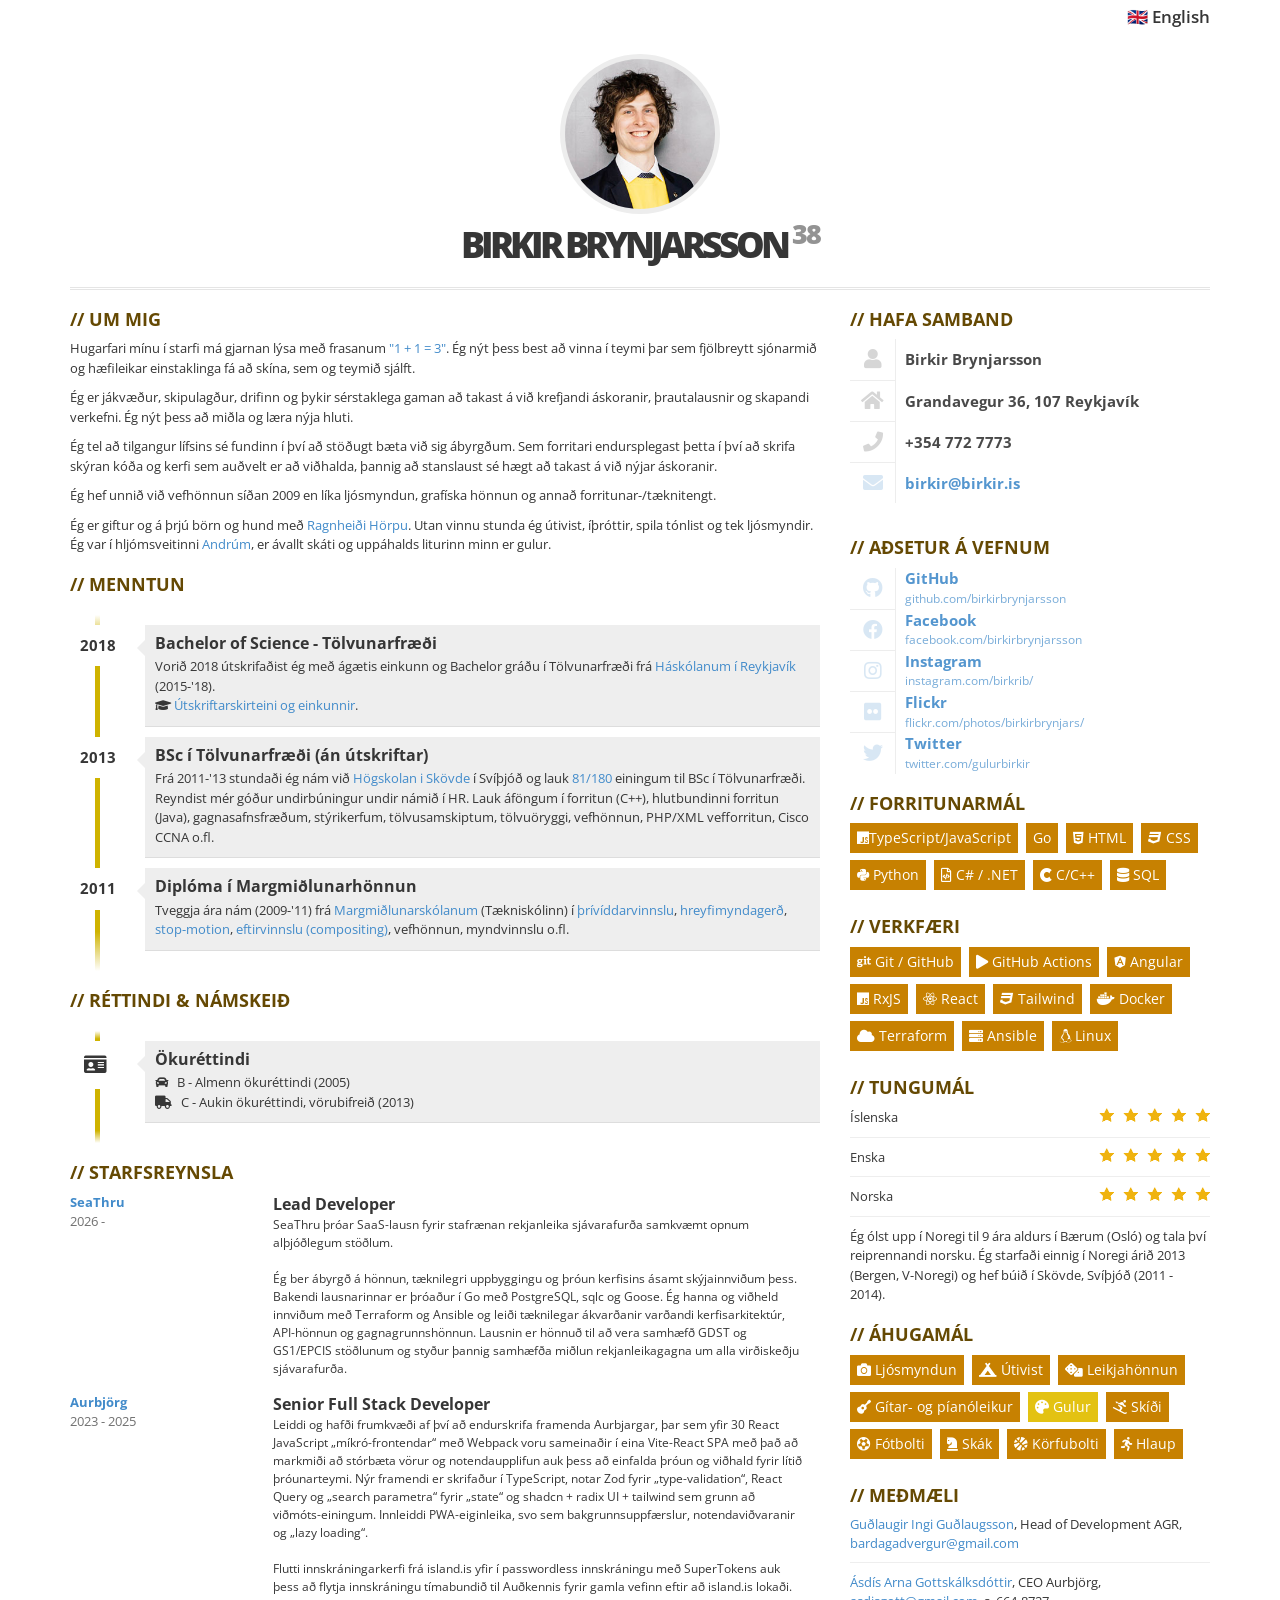
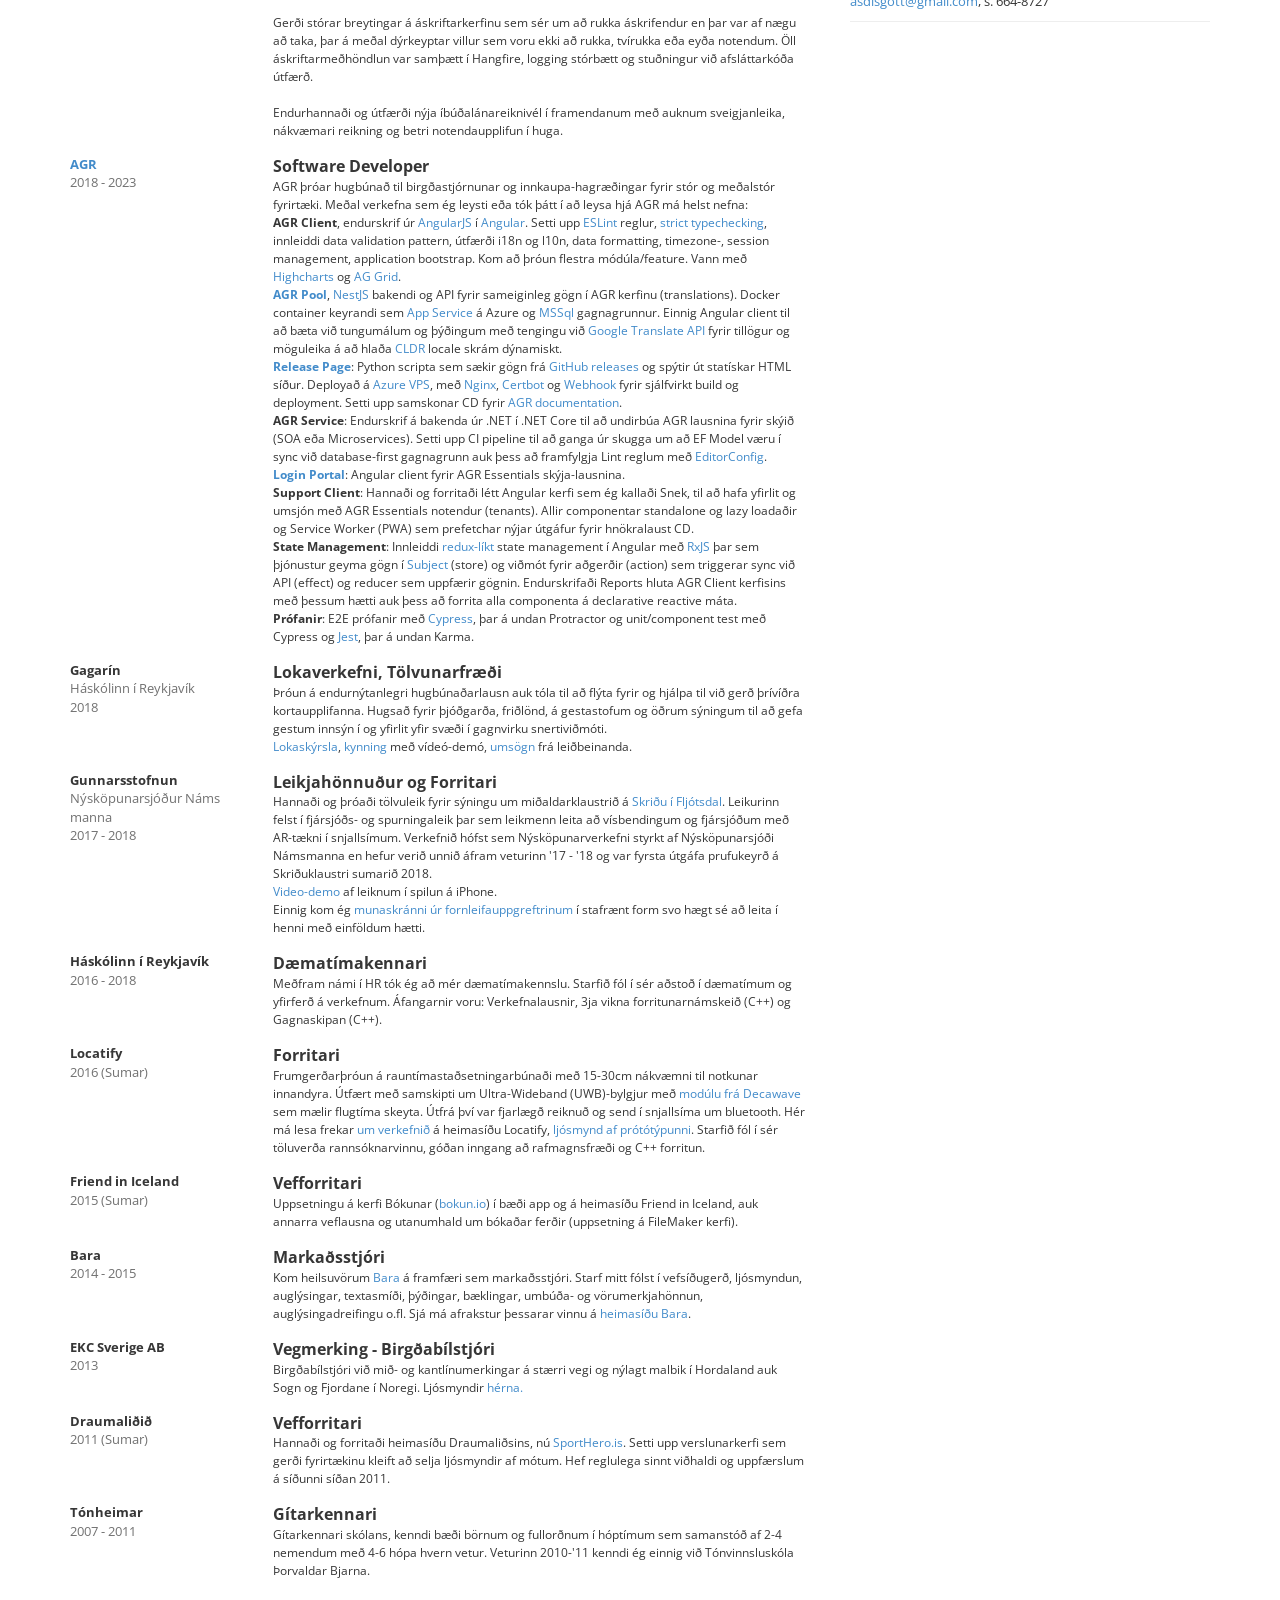
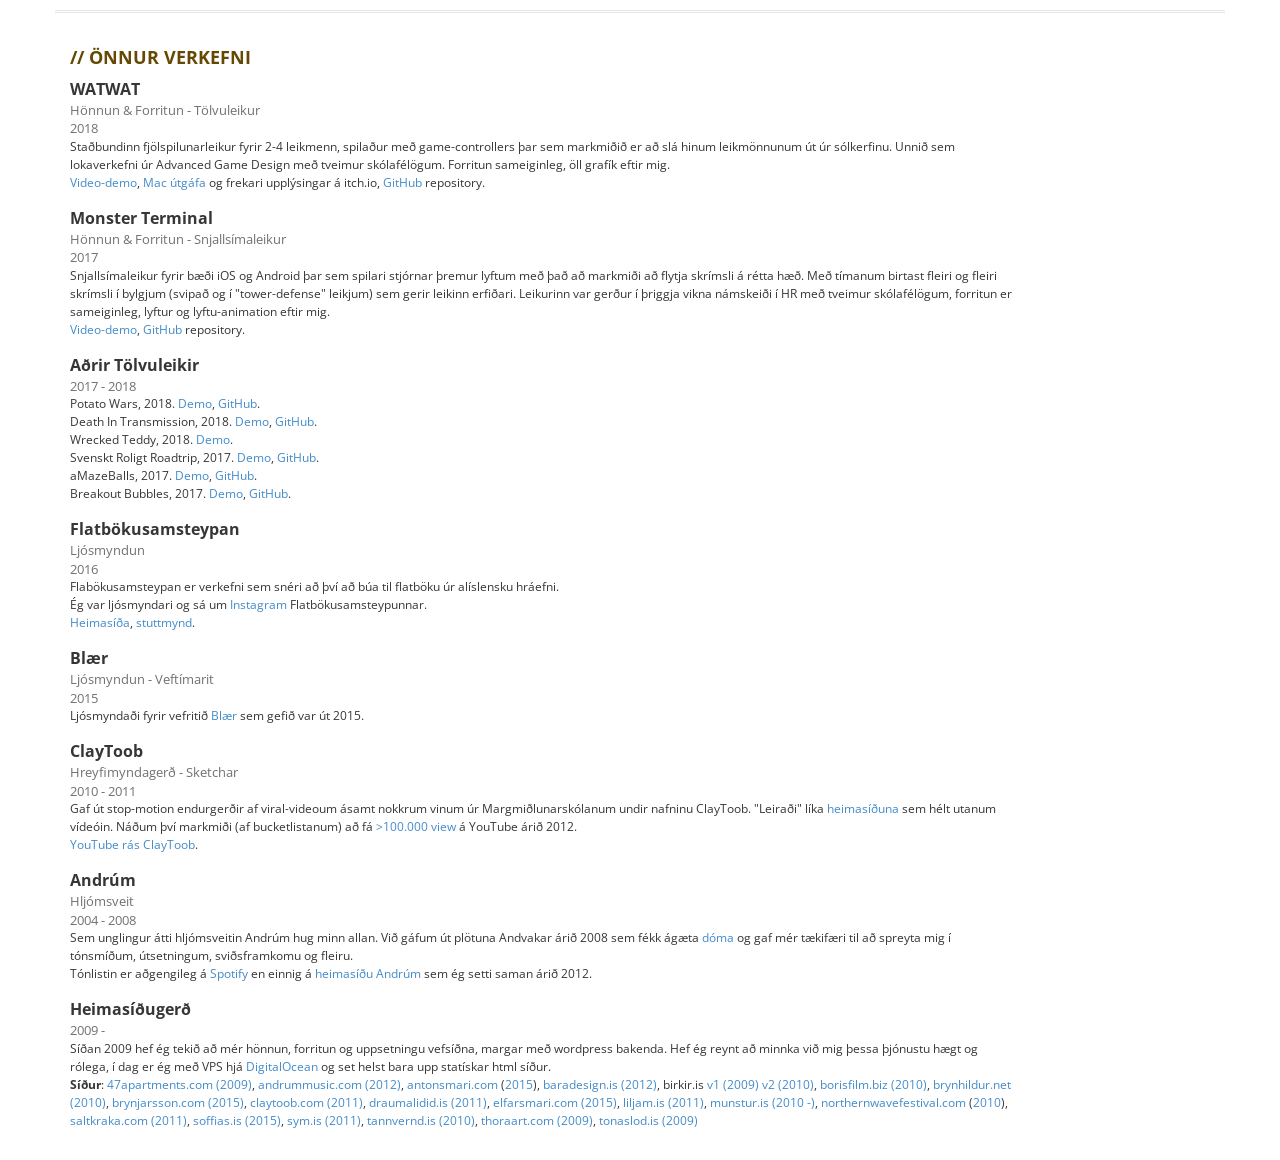
<file: index.html>
<!doctype html>
<html lang="en">
  <head>
    <meta charset="utf-8" />
    <meta http-equiv="X-UA-Compatible" content="IE=edge,chrome=1" />
    <meta name="viewport" content="width=device-width, initial-scale=1" />
    <title>Birkir Brynjarsson - CV</title>
    <link
      rel="icon"
      href="data:image/svg+xml,<svg xmlns=%22http://www.w3.org/2000/svg%22 viewBox=%220 0 100 100%22><rect width=%22100%22 height=%22100%22 rx=%2220%22 fill=%22%23171717%22/><text x=%2254%22 y=%2274%22 font-size=%2286%22 font-family=%22Courier New, monospace%22 fill=%22%23f7f4ee%22 text-anchor=%22middle%22>b</text></svg>"
    />
    <link href="css/bootstrap.min.css" rel="stylesheet" />
    <link
      rel="stylesheet"
      href="https://use.fontawesome.com/releases/v5.6.3/css/all.css"
      integrity="sha384-UHRtZLI+pbxtHCWp1t77Bi1L4ZtiqrqD80Kn4Z8NTSRyMA2Fd33n5dQ8lWUE00s/"
      crossorigin="anonymous"
    />
    <link href="css/main.css?v=1.12" rel="stylesheet" />
    <!--[if lt IE 9]>
      <script src="js/html5shiv.js"></script>
      <script src="js/respond.min.js"></script>
    <![endif]-->
  </head>
  <body>
    <div class="container language-container">
      <div class="row no-print">
        <div class="col-xs-12">
          <div class="language-switcher" aria-label="Language selector">
            <a href="en/index.html">🇬🇧 English</a>
          </div>
        </div>
      </div>
    </div>

    <div class="container main-container">
      <div class="row">
        <div class="col-xs-12">
          <div id="photo-header" class="text-center">
            <!-- PHOTO (AVATAR) -->
            <div id="photo">
              <img src="img/birkir-gulur3.jpg" alt="avatar" />
            </div>
            <div id="text-header">
              <h1>
                Birkir Brynjarsson <sup><span class="my-age"></span></sup>
              </h1>
            </div>
            <!--<div id="text-header">
              <h1>Velkomin,<br> ég heiti <span>Birkir Brynjarsson</span><sup>28</sup>, þetta er ferilskráin mín</h1>
            </div>-->
          </div>
        </div>
      </div>

      <div class="row">
        <div class="col-xs-12 col-sm-8">
          <!-- ABOUT ME -->
          <div class="box">
            <h2>Um mig</h2>
            <p>
              Hugarfari mínu í starfi má gjarnan lýsa með frasanum
              <a
                href="https://www.theschooloflife.com/thebookoflife/in-praise-of-teamwork/"
                data-toggle="tooltip"
                title='"The whole is greater than the sum of its parts." - Aristotle<br />Hlekkur: In Prase of Teamwork from The Book Of Life'
              >
                "1 + 1 = 3"</a
              >. Ég nýt þess best að vinna í teymi þar sem fjölbreytt sjónarmið
              og hæfileikar einstaklinga fá að skína, sem og teymið sjálft.
            </p>
            <p>
              Ég er jákvæður, skipulagður, drifinn og þykir sérstaklega gaman að
              takast á við krefjandi áskoranir, þrautalausnir og skapandi
              verkefni. Ég nýt þess að miðla og læra nýja hluti.
            </p>
            <!-- <p>
              Ég elska (meðal annars) Typescript (strict), Declarative Reactive
              Programming með RxJS, Utility-First CSS, ESLint, Prettier,
              Cypress,
              <a
                href="https://github.com/birkirbrynjarsson/dotfiles"
                data-toggle="tooltip"
                title="My Mac setup and dotfiles"
                >Skelina mína</a
              >, Mac, Git,
              <a
                href="https://martinfowler.com/bliki/ContinuousIntegrationCertification.html"
                data-toggle="tooltip"
                title="Martin Fowler: Continuous Integration Certification"
                >alvöru CI</a
              >.
            </p> -->
            <p>
              Ég tel að tilgangur lífsins sé fundinn í því að stöðugt bæta við
              sig ábyrgðum. Sem forritari endursplegast þetta í því að skrifa
              skýran kóða og kerfi sem auðvelt er að viðhalda, þannig að
              stanslaust sé hægt að takast á við nýjar áskoranir.
            </p>
            <p>
              Ég hef unnið við vefhönnun síðan 2009 en líka ljósmyndun, grafíska
              hönnun og annað forritunar-/tæknitengt.
            </p>

            <p>
              Ég er giftur og á þrjú börn og hund með
              <a
                href="https://ragnheidurharpa.com/"
                data-toggle="tooltip"
                title="Artist portfolio, ragnheidurharpa.com"
                >Ragnheiði Hörpu</a
              >. Utan vinnu stunda ég útivist, íþróttir, spila tónlist og tek
              ljósmyndir. Ég var í hljómsveitinni
              <a
                href="https://open.spotify.com/artist/7MEzJD8suxVkT8CrVbVjuE"
                data-toggle="tooltip"
                title="Andrúm á Spotify"
                >Andrúm</a
              >, er ávallt skáti og uppáhalds liturinn minn er gulur.
            </p>
          </div>

          <!-- EDUCATION -->
          <div class="box">
            <h2>Menntun</h2>
            <ul id="education" class="clearfix">
              <li>
                <div class="year pull-left">2018</div>
                <div class="description pull-right">
                  <h3>Bachelor of Science - Tölvunarfræði</h3>
                  <p>
                    Vorið 2018 útskrifaðist ég með ágætis einkunn og Bachelor
                    gráðu í Tölvunarfræði frá
                    <a
                      href="https://www.ru.is/grunnnam/tolvunarfraedi/tolvunarfraedi#tab5"
                      data-toggle="tooltip"
                      title="Tölvunarfræði, Háskólinn í Reykjavík"
                      >Háskólanum í Reykjavík</a
                    >
                    (2015-'18).<br /><i class="fas fa-graduation-cap"></i>
                    <a
                      href="img/Birkir-BSc_ComputerScience.pdf"
                      data-toggle="tooltip"
                      title="PDF: Einkunnir og útskriftarskírteini úr HR"
                      >Útskriftarskirteini og einkunnir</a
                    >.
                  </p>
                </div>
              </li>
              <li>
                <div class="year pull-left">2013</div>
                <div class="description pull-right">
                  <h3>BSc í Tölvunarfræði (án útskriftar)</h3>
                  <p>
                    Frá 2011-'13 stundaði ég nám við
                    <a
                      href="http://his.se/en/"
                      data-toggle="tooltip"
                      title="Heimasíða Háskólans í Skövde"
                      >Högskolan i Skövde</a
                    >
                    í Svíþjóð og lauk
                    <a
                      href="img/Birkir-HiS_Grades.pdf"
                      data-toggle="tooltip"
                      title="PDF: Einkunnir úr Háskólanum í Skövde"
                      >81/180</a
                    >
                    einingum til BSc í Tölvunarfræði. Reyndist mér góður
                    undirbúningur undir námið í HR. Lauk áföngum í forritun
                    (C++), hlutbundinni forritun (Java), gagnasafnsfræðum,
                    stýrikerfum, tölvusamskiptum, tölvuöryggi, vefhönnun,
                    PHP/XML vefforritun, Cisco CCNA o.fl.
                  </p>
                </div>
              </li>
              <li>
                <div class="year pull-left">2011</div>
                <div class="description pull-right">
                  <h3>Diplóma í Margmiðlunarhönnun</h3>
                  <p>
                    Tveggja ára nám (2009-'11) frá
                    <a
                      href="http://www.tskoli.is/skolar/margmidlunarskolinn/"
                      data-toggle="tooltip"
                      title="Heimasíða Margmiðlunarskólans"
                      >Margmiðlunarskólanum</a
                    >
                    (Tækniskólinn) í
                    <a
                      href="https://www.youtube.com/watch?v=t-S7VDdYCXI"
                      data-toggle="tooltip"
                      title="Þrívíddar-charactermódel, skólaverkefni gert í 3ds Max og After Effects"
                      >þrívíddarvinnslu</a
                    >,
                    <a
                      href="https://www.youtube.com/watch?v=_jqx_BdupVU"
                      data-toggle="tooltip"
                      title="Lokaverkefnið mitt úr Margmiðlunarskólanum, stuttur sketch þar sem áhersla var lögð á kvikun (animation)"
                      >hreyfimyndagerð</a
                    >,
                    <a
                      href="https://www.youtube.com/user/ClayToob/videos"
                      data-toggle="tooltip"
                      title="Stop-motion verkefni gert með leir.<br />Úr spannst félagskapur sem gerði síðar fleiri sketcha undir nafninu ClayToob"
                      >stop-motion</a
                    >,
                    <a
                      href="https://www.youtube.com/watch?v=44dyvyZPe54"
                      data-toggle="tooltip"
                      title="Compositing og Vfx verkefni gert í Nuke og fleiri forritum"
                      >eftirvinnslu (compositing)</a
                    >, vefhönnun, myndvinnslu o.fl.
                  </p>
                </div>
              </li>
            </ul>
          </div>

          <!-- EDUCATION -->
          <div class="box">
            <h2>Réttindi & Námskeið</h2>
            <ul id="education" class="clearfix">
              <li>
                <div class="license">
                  <i class="fa fa-id-card" aria-hidden="true"></i>
                </div>
                <div class="description pull-right">
                  <h3>Ökuréttindi</h3>
                  <p>
                    <i
                      class="fa fa-car"
                      aria-hidden="true"
                      style="padding-right: 0.7em"
                    ></i
                    >B - Almenn ökuréttindi (2005)<br />
                    <i
                      class="fa fa-truck"
                      aria-hidden="true"
                      style="padding-right: 0.8em"
                    ></i
                    >C - Aukin ökuréttindi, vörubifreið (2013)
                  </p>
                </div>
              </li>
            </ul>
          </div>

          <!-- EXPERIENCES -->
          <div class="box">
            <h2>Starfsreynsla</h2>

            <div class="job clearfix">
              <div class="col-xs-3">
                <div class="where">
                  <a
                    href="https://seathru.is"
                    alt="Heimasíða SeaThru"
                    data-toggle="tooltip"
                    title="Heimasíða SeaThru"
                    >SeaThru</a
                  >
                </div>
                <div class="year">2026 -</div>
              </div>
              <div class="col-xs-9">
                <div class="profession">Lead Developer</div>
                <div class="description">
                  SeaThru þróar SaaS-lausn fyrir stafrænan rekjanleika
                  sjávarafurða samkvæmt opnum alþjóðlegum stöðlum.
                  <br /><br />
                  Ég ber ábyrgð á hönnun, tæknilegri uppbyggingu og þróun
                  kerfisins ásamt skýjainnviðum þess. Bakendi lausnarinnar er
                  þróaður í Go með PostgreSQL, sqlc og Goose. Ég hanna og
                  viðheld innviðum með Terraform og Ansible og leiði tæknilegar
                  ákvarðanir varðandi kerfisarkitektúr, API-hönnun og
                  gagnagrunnshönnun. Lausnin er hönnuð til að vera samhæfð GDST
                  og GS1/EPCIS stöðlunum og styður þannig samhæfða miðlun
                  rekjanleikagagna um alla virðiskeðju sjávarafurða.
                </div>
              </div>
            </div>

            <div class="job clearfix">
              <div class="col-xs-3">
                <div class="where">
                  <a
                    href="https://aurbjorg.is"
                    alt="Heimasíða Aurbjargar"
                    data-toggle="tooltip"
                    title="Heimasíða Aurbjargar"
                    >Aurbjörg</a
                  >
                </div>
                <div class="year">2023 - 2025</div>
              </div>
              <div class="col-xs-9">
                <div class="profession">Senior Full Stack Developer</div>
                <div class="description">
                  Leiddi og hafði frumkvæði af því að endurskrifa framenda
                  Aurbjargar, þar sem yfir 30 React JavaScript
                  „míkró-frontendar“ með Webpack voru sameinaðir í eina
                  Vite-React SPA með það að markmiði að stórbæta vörur og
                  notendaupplifun auk þess að einfalda þróun og viðhald fyrir
                  lítið þróunarteymi. Nýr framendi er skrifaður í TypeScript,
                  notar Zod fyrir „type-validation“, React Query og „search
                  parametra“ fyrir „state“ og shadcn + radix UI + tailwind sem
                  grunn að viðmóts-einingum. Innleiddi PWA-eiginleika, svo sem
                  bakgrunnsuppfærslur, notendaviðvaranir og „lazy loading“.<br /><br />
                  Flutti innskráningarkerfi frá island.is yfir í passwordless
                  innskráningu með SuperTokens auk þess að flytja innskráningu
                  tímabundið til Auðkennis fyrir gamla vefinn eftir að island.is
                  lokaði.
                  <br /><br />Gerði stórar breytingar á áskriftarkerfinu sem sér
                  um að rukka áskrifendur en þar var af nægu að taka, þar á
                  meðal dýrkeyptar villur sem voru ekki að rukka, tvírukka eða
                  eyða notendum. Öll áskriftarmeðhöndlun var samþætt í Hangfire,
                  logging stórbætt og stuðningur við afsláttarkóða útfærð.
                  <br /><br />Endurhannaði og útfærði nýja íbúðalánareiknivél í
                  framendanum með auknum sveigjanleika, nákvæmari reikning og
                  betri notendaupplifun í huga.
                </div>
              </div>
            </div>

            <div class="job clearfix">
              <div class="col-xs-3">
                <div class="where">
                  <a
                    href="https://agrinventory.com"
                    alt="Heimasíða AGR"
                    data-toggle="tooltip"
                    title="Heimasíða AGR"
                    >AGR</a
                  >
                </div>
                <div class="year">2018 - 2023</div>
              </div>
              <div class="col-xs-9">
                <div class="profession">Software Developer</div>
                <div class="description">
                  AGR þróar hugbúnað til birgðastjórnunar og
                  innkaupa-hagræðingar fyrir stór og meðalstór fyrirtæki. Meðal
                  verkefna sem ég leysti eða tók þátt í að leysa hjá AGR má
                  helst nefna:
                  <br />
                  <strong>AGR Client</strong>, endurskrif úr
                  <a href="https://angularjs.org/">AngularJS</a> í
                  <a href="https://angular.io/">Angular</a>. Setti upp
                  <a href="https://eslint.org/">ESLint</a> reglur,
                  <a href="https://www.typescriptlang.org/tsconfig#strict"
                    >strict typechecking</a
                  >, innleiddi data validation pattern, útfærði i18n og l10n,
                  data formatting, timezone-, session management, application
                  bootstrap. Kom að þróun flestra módúla/feature. Vann með
                  <a
                    href="https://www.highcharts.com/"
                    data-toggle="tooltip"
                    title="Highcharts - Simply visualize, the only charting library you need."
                    >Highcharts</a
                  >
                  og
                  <a
                    href="https://www.ag-grid.com/"
                    data-toggle="tooltip"
                    title="AG Grid, the best JavaScript grid in the world."
                    >AG Grid</a
                  >.
                  <br />
                  <strong
                    ><a
                      href="https://pool.agrdynamics.com/swagger/"
                      data-toggle="tooltip"
                      title="AGR - Shared Data Repository"
                      >AGR Pool</a
                    ></strong
                  >,
                  <a
                    href="https://nestjs.com/"
                    data-toggle="tooltip"
                    title="A progressive Node.js framework for building efficient, reliable and scalable server-side applications."
                    >NestJS</a
                  >
                  bakendi og API fyrir sameiginleg gögn í AGR kerfinu
                  (translations). Docker container keyrandi sem
                  <a
                    href="https://azure.microsoft.com/en-us/products/app-service"
                    >App Service</a
                  >
                  á Azure og
                  <a
                    href="https://azure.microsoft.com/en-us/products/azure-sql/database"
                    >MSSql</a
                  >
                  gagnagrunnur. Einnig Angular client til að bæta við tungumálum
                  og þýðingum með tengingu við
                  <a
                    href="https://cloud.google.com/translate/docs/reference/rest"
                    >Google Translate API</a
                  >
                  fyrir tillögur og möguleika á að hlaða
                  <a href="https://cldr.unicode.org/">CLDR</a> locale skrám
                  dýnamiskt.
                  <br />
                  <strong
                    ><a
                      href="https://releases.agrinventory.com/"
                      data-toggle="tooltip"
                      title="AGR Release Page"
                      >Release Page</a
                    ></strong
                  >: Python scripta sem sækir gögn frá
                  <a
                    href="https://docs.github.com/en/repositories/releasing-projects-on-github/about-releases"
                    >GitHub releases</a
                  >
                  og spýtir út statískar HTML síður. Deployað á
                  <a
                    href="https://azure.microsoft.com/en-us/products/virtual-machines"
                    >Azure VPS</a
                  >, með <a href="https://www.nginx.com/">Nginx</a>,
                  <a href="https://certbot.eff.org/">Certbot</a> og
                  <a href="https://github.com/adnanh/webhook">Webhook</a> fyrir
                  sjálfvirkt build og deployment. Setti upp samskonar CD fyrir
                  <a
                    href="https://docs.agrinventory.com/"
                    title="AGR Documentation and Manuals"
                    >AGR documentation</a
                  >.
                  <br />
                  <strong>AGR Service</strong>: Endurskrif á bakenda úr .NET í
                  .NET Core til að undirbúa AGR lausnina fyrir skýið (SOA eða
                  Microservices). Setti upp CI pipeline til að ganga úr skugga
                  um að EF Model væru í sync við database-first gagnagrunn auk
                  þess að framfylgja Lint reglum með
                  <a href="https://editorconfig.org/">EditorConfig</a>.
                  <br />
                  <strong
                    ><a href="https://portal.agrdev.cloud/"
                      >Login Portal</a
                    ></strong
                  >: Angular client fyrir AGR Essentials skýja-lausnina.
                  <br />
                  <strong>Support Client</strong>: Hannaði og forritaði létt
                  Angular kerfi sem ég kallaði Snek, til að hafa yfirlit og
                  umsjón með AGR Essentials notendur (tenants). Allir
                  componentar standalone og lazy loadaðir og Service Worker
                  (PWA) sem prefetchar nýjar útgáfur fyrir hnökralaust CD.
                  <br />
                  <strong>State Management</strong>: Innleiddi
                  <a
                    href="https://v8.ngrx.io/guide/store#diagram"
                    data-toggle="tooltip"
                    title="State Management Diagram"
                    >redux-líkt</a
                  >
                  state management í Angular með
                  <a href="https://rxjs.dev/">RxJS</a> þar sem þjónustur geyma
                  gögn í
                  <a href="https://rxjs.dev/guide/subject">Subject</a> (store)
                  og viðmót fyrir aðgerðir (action) sem triggerar sync við API
                  (effect) og reducer sem uppfærir gögnin. Endurskrifaði Reports
                  hluta AGR Client kerfisins með þessum hætti auk þess að
                  forrita alla componenta á declarative reactive máta.
                  <br />
                  <strong>Prófanir</strong>: E2E prófanir með
                  <a href="https://www.cypress.io/">Cypress</a>, þar á undan
                  Protractor og unit/component test með Cypress og
                  <a href="https://jestjs.io/">Jest</a>, þar á undan Karma.
                </div>
              </div>
            </div>

            <div class="job clearfix">
              <div class="col-xs-3">
                <div class="where">Gagarín</div>
                <div class="year">Háskólinn í Reykjavík</div>
                <div class="year">2018</div>
              </div>
              <div class="col-xs-9">
                <div class="profession">Lokaverkefni, Tölvunarfræði</div>
                <div class="description">
                  Þróun á endurnýtanlegri hugbúnaðarlausn auk tóla til að flýta
                  fyrir og hjálpa til við gerð þrívíðra kortaupplifanna. Hugsað
                  fyrir þjóðgarða, friðlönd, á gestastofum og öðrum sýningum til
                  að gefa gestum innsýn í og yfirlit yfir svæði í gagnvirku
                  snertiviðmóti.<br />
                  <a
                    href="https://skemman.is/handle/1946/31159"
                    alt="Skemman.is safn námsritgerða og rannsóknarrita, Lokaverkefni: National Park Explorer"
                    data-toggle="tooltip"
                    title='Lokaskýrsla: "National Park Explorer" á Skemman.is'
                    >Lokaskýrsla</a
                  >,
                  <a
                    href="img/nationalparkexplorer-presentation.pdf"
                    alt="PDF: National Park Explorer, Kynning á verkefninu sem inniheldur vídeó-demo"
                    data-toggle="tooltip"
                    title="PDF: National Park Explorer - Kynning á verkefninu sem inniheldur vídeó-demo"
                    >kynning</a
                  >
                  með vídeó-demó,
                  <a
                    href="img/mapexplorer-umsogn.pdf"
                    alt="PDF: Umsögn fyrir verkefnið frá Sindra Sigurjónssyni, leiðbeinanda."
                    data-toggle="tooltip"
                    title="PDF: Umsögn fyrir verkefnið frá Sindra Sigurjónssyni, leiðbeinanda."
                    >umsögn</a
                  >
                  frá leiðbeinanda.
                </div>
              </div>
            </div>

            <div class="job clearfix">
              <div class="col-xs-3">
                <div class="where">Gunnars<wbr />stofnun</div>
                <div class="year">Nýsköpunar<wbr />sjóður Náms<wbr />manna</div>
                <div class="year">2017 - 2018</div>
              </div>
              <div class="col-xs-9">
                <div class="profession">Leikjahönnuður og Forritari</div>
                <div class="description">
                  Hannaði og þróaði tölvuleik fyrir sýningu um miðaldarklaustrið
                  á
                  <a
                    href="https://skriduklaustur.is/"
                    alt="Heimasíða Skriðuklausturs"
                    data-toggle="tooltip"
                    title="Heimasíða Skriðuklausturs"
                    >Skriðu í Fljótsdal</a
                  >. Leikurinn felst í fjársjóðs- og spurningaleik þar sem
                  leikmenn leita að vísbendingum og fjársjóðum með AR-tækni í
                  snjallsímum. Verkefnið hófst sem Nýsköpunarverkefni styrkt af
                  Nýsköpunarsjóði Námsmanna en hefur verið unnið áfram veturinn
                  '17 - '18 og var fyrsta útgáfa prufukeyrð á Skriðuklaustri
                  sumarið 2018.<br />
                  <a
                    href="img/klaustur-demo.mp4"
                    data-toggle="tooltip"
                    title='Video-demo af "Fjársjóðunum á Skriðuklaustri".'
                    >Video-demo</a
                  >
                  af leiknum í spilun á iPhone.<br />
                  Einnig kom ég
                  <a
                    href="https://skriduklaustur.birkir.is"
                    alt="Munaskrá frá Skriðuklaustri"
                    data-toggle="tooltip"
                    title="Munaskrá frá Skriðuklaustri"
                    >munaskránni úr fornleifauppgreftrinum</a
                  >
                  í stafrænt form svo hægt sé að leita í henni með einföldum
                  hætti.
                </div>
              </div>
            </div>

            <div class="job clearfix">
              <div class="col-xs-3">
                <div class="where">Háskól<wbr />inn í Reykja<wbr />vík</div>
                <div class="year">2016 - 2018</div>
              </div>
              <div class="col-xs-9">
                <div class="profession">Dæmatímakennari</div>
                <div class="description">
                  Meðfram námi í HR tók ég að mér dæmatímakennslu. Starfið fól í
                  sér aðstoð í dæmatímum og yfirferð á verkefnum. Áfangarnir
                  voru: Verkefnalausnir, 3ja vikna forritunarnámskeið (C++) og
                  Gagnaskipan (C++).
                </div>
              </div>
            </div>

            <div class="job clearfix">
              <div class="col-xs-3">
                <div class="where">Locatify</div>
                <div class="year">2016 (Sumar)</div>
              </div>
              <div class="col-xs-9">
                <div class="profession">Forritari</div>
                <div class="description">
                  Frumgerðarþróun á rauntímastaðsetningarbúnaði með 15-30cm
                  nákvæmni til notkunar innandyra. Útfært með samskipti um
                  Ultra-Wideband (UWB)-bylgjur með
                  <a
                    href="https://www.qorvo.com/products/p/DWM1000"
                    data-toggle="tooltip"
                    title="Heimasíða DecaWave (Qorvo) um DWM1000 Modúluna: UWB compliant wireless transceiver module for developers of Real Time Location and Indoor Positioning Systems"
                    >modúlu frá Decawave</a
                  >
                  sem mælir flugtíma skeyta. Útfrá því var fjarlægð reiknuð og
                  send í snjallsíma um bluetooth. Hér má lesa frekar
                  <a
                    href="https://locatify.com/blog/locatify-receives-grant-to-develop-precise-indoor-location-solution-with-30cm-accuracy/"
                    data-toggle="tooltip"
                    title="Bloggfærsla um verkefnið á heimasíðu Locatify"
                    >um verkefnið</a
                  >
                  á heimasíðu Locatify,
                  <a href="img/uwb-locatify.jpg">ljósmynd af prótótýpunni</a>.
                  Starfið fól í sér töluverða rannsóknarvinnu, góðan inngang að
                  rafmagnsfræði og C++ forritun.
                </div>
              </div>
            </div>

            <div class="job clearfix">
              <div class="col-xs-3">
                <div class="where">Friend in Iceland</div>
                <div class="year">2015 (Sumar)</div>
              </div>
              <div class="col-xs-9">
                <div class="profession">Vefforritari</div>
                <div class="description">
                  Uppsetningu á kerfi Bókunar (<a
                    href="https://bokun.io"
                    data-toggle="tooltip"
                    title="Heimasíða Bókun"
                    >bokun.io</a
                  >) í bæði app og á heimasíðu Friend in Iceland, auk annarra
                  veflausna og utanumhald um bókaðar ferðir (uppsetning á
                  FileMaker kerfi).
                </div>
              </div>
            </div>

            <div class="job clearfix">
              <div class="col-xs-3">
                <div class="where">Bara</div>
                <div class="year">2014 - 2015</div>
              </div>
              <div class="col-xs-9">
                <div class="profession">Markaðsstjóri</div>
                <div class="description">
                  Kom heilsuvörum
                  <a
                    href="http://bara123.is"
                    data-toggle="tooltip"
                    title="Íslensk heimasíða Bara"
                    >Bara</a
                  >
                  á framfæri sem markaðsstjóri. Starf mitt fólst í vefsíðugerð,
                  ljósmyndun, auglýsingar, textasmíði, þýðingar, bæklingar,
                  umbúða- og vörumerkjahönnun, auglýsingadreifingu o.fl. Sjá má
                  afrakstur þessarar vinnu á
                  <a
                    href="http://barahealth.com"
                    data-toggle="tooltip"
                    title="Ensk heimasíða Bara"
                    >heimasíðu Bara</a
                  >.
                </div>
              </div>
            </div>

            <div class="job clearfix">
              <div class="col-xs-3">
                <div class="where">EKC Sverige AB</div>
                <div class="year">2013</div>
              </div>
              <div class="col-xs-9">
                <div class="profession">Vegmerking - Birgðabílstjóri</div>
                <div class="description">
                  Birgðabílstjóri við mið- og kantlínumerkingar á stærri vegi og
                  nýlagt malbik í Hordaland auk Sogn og Fjordane í Noregi.
                  Ljósmyndir
                  <a
                    href="https://www.flickr.com/photos/birkirbrynjars/albums/72157643452626694"
                    data-toggle="tooltip"
                    title="Flickr album: Ljósmyndir sem ég tók við vegmerkingarstörf í Noregi"
                    >hérna.</a
                  >
                </div>
              </div>
            </div>

            <div class="job clearfix">
              <div class="col-xs-3">
                <div class="where">Drauma<wbr />liðið</div>
                <div class="year">2011 (Sumar)</div>
              </div>
              <div class="col-xs-9">
                <div class="profession">Vefforritari</div>
                <div class="description">
                  Hannaði og forritaði heimasíðu Draumaliðsins, nú
                  <a
                    href="https://www.sporthero.is"
                    data-toggle="tooltip"
                    title="Heimasíða Sporthero"
                    >SportHero.is</a
                  >. Setti upp verslunarkerfi sem gerði fyrirtækinu kleift að
                  selja ljósmyndir af mótum. Hef reglulega sinnt viðhaldi og
                  uppfærslum á síðunni síðan 2011.
                </div>
              </div>
            </div>

            <div class="job clearfix">
              <div class="col-xs-3">
                <div class="where">Tón<wbr />heimar</div>
                <div class="year">2007 - 2011</div>
              </div>
              <div class="col-xs-9">
                <div class="profession">Gítarkennari</div>
                <div class="description">
                  Gítarkennari skólans, kenndi bæði börnum og fullorðnum í
                  hóptímum sem samanstóð af 2-4 nemendum með 4-6 hópa hvern
                  vetur. Veturinn 2010-'11 kenndi ég einnig við Tónvinnsluskóla
                  Þorvaldar Bjarna.
                </div>
              </div>
            </div>
          </div>
        </div>

        <div class="col-xs-12 col-sm-4">
          <!-- CONTACT -->
          <div class="box clearfix">
            <h2>Hafa samband</h2>
            <div class="contact-item">
              <div class="icon pull-left text-center">
                <span class="fa fa-user fa-fw"></span>
              </div>
              <div class="title only pull-right">Birkir Brynjarsson</div>
            </div>
            <div class="contact-item">
              <div class="icon pull-left text-center">
                <span class="fa fa-home fa-fw"></span>
              </div>
              <div class="title only pull-right">
                Grandavegur 36, 107 Reykjavík
              </div>
            </div>
            <div class="contact-item">
              <div class="icon pull-left text-center">
                <span class="fa fa-phone fa-fw"></span>
              </div>
              <div class="title only pull-right">+354 772 7773</div>
            </div>
            <div class="contact-item">
              <a href="mailto:birkir@birkir.is">
                <div class="icon pull-left text-center">
                  <span class="fa fa-envelope fa-fw"></span>
                </div>
                <div class="title only pull-right">birkir@birkir.is</div>
              </a>
            </div>
          </div>

          <!-- WEB ASYLUMS -->
          <div class="box clearfix no-print">
            <h2>Aðsetur á vefnum</h2>
            <div class="contact-item">
              <a href="https://github.com/birkirbrynjarsson">
                <div class="icon pull-left text-center">
                  <span class="fab fa-github fa-fw"></span>
                </div>
                <div class="title pull-right">GitHub</div>
                <div class="description pull-right">
                  github.com/birkirbrynjarsson
                </div>
              </a>
            </div>
            <div class="contact-item">
              <a href="https://www.facebook.com/birkirbrynjarsson">
                <div class="icon pull-left text-center">
                  <span class="fab fa-facebook fa-fw"></span>
                </div>
                <div class="title pull-right">Facebook</div>
                <div class="description pull-right">
                  facebook.com/birkirbrynjarsson
                </div>
              </a>
            </div>
            <div class="contact-item">
              <a href="https://www.instagram.com/birkrib/">
                <div class="icon pull-left text-center">
                  <span class="fab fa-instagram fa-fw"></span>
                </div>
                <div class="title pull-right">Instagram</div>
                <div class="description pull-right">instagram.com/birkrib/</div>
              </a>
            </div>
            <div class="contact-item">
              <a href="https://www.flickr.com/photos/birkirbrynjars/albums">
                <div class="icon pull-left text-center">
                  <span class="fab fa-flickr fa-fw"></span>
                </div>
                <div class="title pull-right">Flickr</div>
                <div class="description pull-right">
                  flickr.com/photos/birkirbrynjars/
                </div>
              </a>
            </div>
            <div class="contact-item">
              <a href="https://twitter.com/gulurbirkir">
                <div class="icon pull-left text-center">
                  <span class="fab fa-twitter fa-fw"></span>
                </div>
                <div class="title pull-right">Twitter</div>
                <div class="description pull-right">
                  twitter.com/gulurbirkir
                </div>
              </a>
            </div>
          </div>

          <!-- SKILLS -->
          <div class="box no-print">
            <h2>Forritunarmál</h2>

            <div class="hobby">
              <i class="fab fa-js"></i>TypeScript/JavaScript
            </div>
            <div class="hobby">Go</div>
            <div class="hobby"><i class="fab fa-html5"></i> HTML</div>
            <div class="hobby"><i class="fab fa-css3"></i> CSS</div>
            <div class="hobby"><i class="fab fa-python pr"></i> Python</div>
            <div class="hobby"><i class="far fa-file-code"></i> C# / .NET</div>
            <div class="hobby"><i class="fab fa-cuttlefish"></i> C/C++</div>
            <div class="hobby"><i class="fas fa-database"></i> SQL</div>
          </div>

          <!-- TECH -->
          <div class="box no-print">
            <h2>Verkfæri</h2>
            <div class="hobby">
              <i class="fab fa-git"></i>
              <a href="https://git-scm.com/">Git / GitHub</a>
            </div>
            <div class="hobby">
              <i class="fas fa-play"></i>
              <a href="https://github.com/features/actions">GitHub Actions</a>
            </div>
            <div class="hobby">
              <i class="fab fa-angular"></i>
              <a href="https://angular.io/">Angular</a>
            </div>
            <div class="hobby">
              <i class="fab fa-js"></i> <a href="https://rxjs.dev/">RxJS</a>
            </div>
            <div class="hobby">
              <i class="fab fa-react"></i>
              <a href="https://react.dev/">React</a>
            </div>
            <div class="hobby">
              <i class="fab fa-css3"></i>
              <a href="https://tailwindcss.com/">Tailwind</a>
            </div>
            <div class="hobby">
              <i class="fab fa-docker"></i>
              <a href="https://www.docker.com/">Docker</a>
            </div>
            <div class="hobby">
              <i class="fas fa-cloud"></i>
              <a href="https://www.terraform.io/">Terraform</a>
            </div>
            <div class="hobby">
              <i class="fas fa-server"></i>
              <a href="https://www.ansible.com/">Ansible</a>
            </div>
            <div class="hobby">
              <i class="fab fa-linux"></i>
              <a href="https://www.linux.org/">Linux</a>
            </div>
          </div>

          <!-- SKILLS -->
          <!-- <div class="box no-print">
            <h2>Hugbúnaður</h2>
            <div class="hobby"><i class="fas fa-gamepad"></i> Unity3d</div>
            <div class="hobby"><i class="fab fa-adobe"></i> Photoshop</div>
            <div class="hobby"><i class="fab fa-adobe"></i> Illustrator</div>
            <div class="hobby">
              <i class="fas fa-camera-retro"></i> Lightroom
            </div>
          </div> -->

          <!-- LANGUAGES -->
          <div class="box">
            <h2>Tungumál</h2>
            <div id="language-skills">
              <div class="skill">
                Íslenska
                <div class="icons pull-right">
                  <div style="width: 100%" class="icons-red"></div>
                </div>
              </div>
              <div class="skill">
                Enska
                <div class="icons pull-right">
                  <div style="width: 100%" class="icons-red"></div>
                </div>
              </div>
              <div class="skill">
                Norska
                <div class="icons pull-right">
                  <div style="width: 100%" class="icons-red"></div>
                </div>
              </div>
              <p>
                Ég ólst upp í Noregi til 9 ára aldurs í Bærum (Osló) og tala því
                reiprennandi norsku. Ég starfaði einnig í Noregi árið 2013
                (Bergen, V-Noregi) og hef búið í Skövde, Svíþjóð (2011 - 2014).
              </p>
            </div>
          </div>

          <!-- HOBBIES -->
          <div class="box no-print">
            <h2>Áhugamál</h2>
            <div class="hobby"><i class="fas fa-camera"></i> Ljósmyndun</div>
            <div class="hobby"><i class="fas fa-campground"></i> Útivist</div>
            <div class="hobby"><i class="fas fa-dice"></i> Leikjahönnun</div>
            <div class="hobby">
              <i class="fas fa-guitar"></i> Gítar- og píanóleikur
            </div>
            <div class="hobby" style="background: #e3c212">
              <i class="fas fa-palette"></i> Gulur
            </div>
            <div class="hobby"><i class="fas fa-skiing"></i> Skíði</div>
            <div class="hobby hobby-football">
              <i class="fas fa-futbol"></i> Fótbolti
            </div>
            <div class="hobby"><i class="fas fa-chess-knight"></i> Skák</div>
            <div class="hobby">
              <i class="fas fa-basketball-ball"></i> Körfubolti
            </div>
            <div class="hobby"><i class="fas fa-running"></i> Hlaup</div>
          </div>

          <!-- RECOMMENDATIONS-->
          <div class="box">
            <h2>Meðmæli</h2>
            <div id="recommend">
              <div class="skill">
                <a href="https://www.linkedin.com/in/illug/"
                  >Guðlaugir Ingi Guðlaugsson</a
                >, Head of Development AGR,
                <a href="mailto:bardagadvergur@gmail.com"
                  >bardagadvergur@gmail.com</a
                >
              </div>
              <div class="skill">
                <a
                  href="https://www.linkedin.com/in/asdis-arna-gottskalksdottir-9b5023167/"
                  >Ásdís Arna Gottskálksdóttir</a
                >, CEO Aurbjörg,
                <a href="mailto:asdisgott@gmail.com">asdisgott@gmail.com</a>, s.
                664-8727
              </div>
            </div>
          </div>
        </div>

        <div class="col-xs-12 h-break">
          <!-- <hr /> -->
          <!-- <hr /> -->
        </div>

        <div class="col-xs-12 col-sm-10">
          <!-- PROJECTS -->
          <div class="box">
            <h2>Önnur verkefni</h2>

            <div class="job clearfix">
              <div class="profession">WATWAT</div>
              <div class="year">Hönnun & Forritun - Tölvuleikur</div>
              <div class="year">2018</div>
              <div class="description">
                Staðbundinn fjölspilunarleikur fyrir 2-4 leikmenn, spilaður með
                game-controllers þar sem markmiðið er að slá hinum leikmönnunum
                út úr sólkerfinu. Unnið sem lokaverkefni úr Advanced Game Design
                með tveimur skólafélögum. Forritun sameiginleg, öll grafík eftir
                mig.<br />
                <a
                  href="img/watwat-demo.mp4"
                  data-toggle="tooltip"
                  title="Video-demo af 3 leikmönnum að spila WATWAT"
                  >Video-demo</a
                >,
                <a
                  href="https://indexu.itch.io/watwat"
                  data-toggle="tooltip"
                  title="WATWAT Mac útgáfa á itch.io"
                  >Mac útgáfa</a
                >
                og frekari upplýsingar á itch.io,
                <a
                  href="https://github.com/Maple-Syrup-Bacon/watwat"
                  data-toggle="tooltip"
                  title="GitHub repository WATWAT"
                  >GitHub</a
                >
                repository.
              </div>
            </div>

            <div class="job clearfix">
              <div class="profession">Monster Terminal</div>
              <div class="year">Hönnun & Forritun - Snjallsímaleikur</div>
              <div class="year">2017</div>
              <div class="description">
                Snjallsímaleikur fyrir bæði iOS og Android þar sem spilari
                stjórnar þremur lyftum með það að markmiði að flytja skrímsli á
                rétta hæð. Með tímanum birtast fleiri og fleiri skrímsli í
                bylgjum (svipað og í "tower-defense" leikjum) sem gerir leikinn
                erfiðari. Leikurinn var gerður í þriggja vikna námskeiði í HR
                með tveimur skólafélögum, forritun er sameiginleg, lyftur og
                lyftu-animation eftir mig.<br />
                <a
                  href="img/monsterterminal-demo.MP4"
                  data-toggle="tooltip"
                  title="Video demó af spilun Monster Terminals í iPhone"
                  >Video-demo</a
                >,
                <a
                  href="https://github.com/birkirbrynjarsson/monsterious"
                  data-toggle="tooltip"
                  title="GitHub repository Monster Terminal"
                  >GitHub</a
                >
                repository.
              </div>
            </div>

            <div class="job clearfix">
              <div class="profession">Aðrir Tölvuleikir</div>
              <div class="year">2017 - 2018</div>
              <div class="description">
                Potato Wars, 2018.
                <a
                  href="img/potatowars-demo.mp4"
                  data-toggle="tooltip"
                  title="Videó-demo af Potato Wars, hvor leikmaður hefur aðeins 3 takka til að stjórna. Markmiðið að rækta sem flestar kartöflur á tveimur mínútum."
                  >Demo</a
                >,
                <a
                  href="https://github.com/unnursol/constrained-game"
                  data-toggle="tooltip"
                  title="GitHub repository, Potato Wars"
                  >GitHub</a
                >.<br />

                Death In Transmission, 2018.
                <a
                  href="img/deathtransmission-demo.mp4"
                  data-toggle="tooltip"
                  title="Videó-demo af Death in Transmission. Markmiðið að koma hinum leikmanninum af gírunum."
                  >Demo</a
                >,
                <a
                  href="https://github.com/birkirbrynjarsson/GGJ-Transmission"
                  data-toggle="tooltip"
                  title="GitHub repository, Death In Transmission"
                  >GitHub</a
                >.<br />

                Wrecked Teddy, 2018.
                <a
                  href="img/wreckedteddy-demo.mp4"
                  data-toggle="tooltip"
                  title="Videó-demo af Wrecked Teddy. Markmiðið að hlaupa hlaupabraut á sem styðstum tíma gegn þungum brotkúlum á brautinni."
                  >Demo</a
                >.<br />

                Svenskt Roligt Roadtrip, 2017.
                <a
                  href="img/svensktroligt-demo.mp4"
                  data-toggle="tooltip"
                  title="Videó-demo af Svenskt Rolight Roadtrip, Endless-runner sem verður hraðari og hraðari sem líður á."
                  >Demo</a
                >,
                <a
                  href="https://github.com/unnursol/TGRAF_3D_Game"
                  data-toggle="tooltip"
                  title="GitHub repository, Roligt Roadtrip"
                  >GitHub</a
                >.<br />

                aMazeBalls, 2017.
                <a
                  href="img/amazeballs-demo.mp4"
                  data-toggle="tooltip"
                  title="Videó-demo af aMazeBalls. Handahófskennd völundarhús með hættulegum snjókarli þar sem markmiðið er að safna boltum. Þegar allir boltarnir hafa verið safnaðir birtist leikmaður í nýju og enn stærra völundarhúsi."
                  >Demo</a
                >,
                <a
                  href="https://github.com/birkirbrynjarsson/TGRAF-3d-Maze"
                  data-toggle="tooltip"
                  title="GitHub repository, aMazeBalls"
                  >GitHub</a
                >.<br />

                Breakout Bubbles, 2017.
                <a
                  href="img/breakoutbubbles-demo.mp4"
                  data-toggle="tooltip"
                  title="Videó-demo af Breakout Bubbles, erfiður bubbles leikur þar sem markmiðið er að hreinsa skjáinn."
                  >Demo</a
                >,
                <a
                  href="https://github.com/unnursol/TGRAF_2Dgame"
                  data-toggle="tooltip"
                  title="GitHub repository, Breakout Bubbles"
                  >GitHub</a
                >.<br />
              </div>
            </div>

            <div class="job clearfix">
              <div class="profession">Flatbökusamsteypan</div>
              <div class="year">Ljósmyndun</div>
              <div class="year">2016</div>
              <div class="description">
                Flabökusamsteypan er verkefni sem snéri að því að búa til
                flatböku úr alíslensku hráefni.<br />
                Ég var ljósmyndari og sá um
                <a
                  href="https://www.instagram.com/flatbokusamsteypan/"
                  data-toggle="tooltip"
                  title="Instagram Flatbökusamsteypunnar"
                  >Instagram</a
                >
                Flatbökusamsteypunnar.<br />
                <a
                  href="https://www.flatbokusamsteypan.com/"
                  data-toggle="tooltip"
                  title="Heimasíða Flatbökusamsteypunnar"
                  >Heimasíða</a
                >,
                <a
                  href="https://vimeo.com/246680048"
                  data-toggle="tooltip"
                  title="Vimeo: Flatbökusamsteypan - stuttmynd"
                  >stuttmynd</a
                >.
              </div>
            </div>

            <div class="job clearfix">
              <div class="profession">Blær</div>
              <div class="year">Ljósmyndun - Veftímarit</div>
              <div class="year">2015</div>
              <div class="description">
                Ljósmyndaði fyrir vefritið
                <a
                  href="http://blaer.is/um"
                  data-toggle="tooltip"
                  title="Blær.is - Um Blæ"
                  >Blær</a
                >
                sem gefið var út 2015.
              </div>
            </div>

            <div class="job clearfix">
              <div class="profession">ClayToob</div>
              <div class="year">Hreyfimyndagerð - Sketchar</div>
              <div class="year">2010 - 2011</div>
              <div class="description">
                Gaf út stop-motion endurgerðir af viral-videoum ásamt nokkrum
                vinum úr Margmiðlunarskólanum undir nafninu ClayToob. "Leiraði"
                líka
                <a
                  href="img/claytoob-screenshot2.jpg"
                  data-toggle="tooltip"
                  title="Skjáskot af ClayToob.com þegar síðan var starfrækt"
                  >heimasíðuna</a
                >
                sem hélt utanum vídeóin. Náðum því markmiði (af bucketlistanum)
                að fá
                <a
                  href="https://www.youtube.com/watch?v=5qQWNA4xRlk"
                  data-toggle="tooltip"
                  title="YouTube: Retarded Running Horse, ClayToob útgáfa sem náði 100k view á YouTube 2012"
                  >>100.000 view</a
                >
                á YouTube árið 2012.<br />
                <a
                  href="https://www.youtube.com/user/ClayToob/videos"
                  data-toggle="tooltip"
                  title="YouTube: ClayToob videos"
                  >YouTube rás ClayToob</a
                >.
              </div>
            </div>

            <div class="job clearfix">
              <div class="profession">Andrúm</div>
              <div class="year">Hljómsveit</div>
              <div class="year">2004 - 2008</div>
              <div class="description">
                Sem unglingur átti hljómsveitin Andrúm hug minn allan. Við gáfum
                út plötuna Andvakar árið 2008 sem fékk ágæta
                <a
                  href="https://www.mbl.is/greinasafn/grein/1232662/"
                  data-toggle="tooltip"
                  title='"Níðþungur og Útpældur", 5 stjörnu dómur í morgunblaðinu frá Ragnheiði Eiríksdóttur. &star;&star;&star;&star;&star;'
                  >dóma</a
                >
                og gaf mér tækifæri til að spreyta mig í tónsmíðum, útsetningum,
                sviðsframkomu og fleiru.<br />
                Tónlistin er aðgengileg á
                <a
                  href="https://open.spotify.com/artist/7MEzJD8suxVkT8CrVbVjuE"
                  data-toggle="tooltip"
                  title="Andrúm á Spotify"
                  >Spotify</a
                >
                en einnig á
                <a
                  href="http://andrummusic.com"
                  data-toggle="tooltip"
                  title="Heimasíða Andrúm"
                  >heimasíðu Andrúm</a
                >
                sem ég setti saman árið 2012.
              </div>
            </div>

            <div class="job clearfix">
              <div class="profession">Heimasíðugerð</div>
              <div class="year">2009 -</div>
              <div class="description">
                Síðan 2009 hef ég tekið að mér hönnun, forritun og uppsetningu
                vefsíðna, margar með wordpress bakenda. Hef ég reynt að minnka
                við mig þessa þjónustu hægt og rólega, í dag er ég með VPS hjá
                <a
                  href="https://www.digitalocean.com/"
                  data-toggle="tooltip"
                  title="Heimasíða DigitalOcean"
                  >DigitalOcean</a
                >
                og set helst bara upp statískar html síður.<br />
                <strong>Síður</strong>:
                <a
                  href="img/47apartments-screenshot.jpg"
                  data-toggle="tooltip"
                  title="Skjáskot af 47apartments.com, heimasíða fyrir útleigu á íbúð til ferðamanna fyrir tíma AirBnB."
                  >47apartments.com (2009)</a
                >,
                <a
                  href="http://andrummusic.com"
                  data-toggle="tooltip"
                  title="Heimasíða hljómsveitarinnar Andrúm"
                  >andrummusic.com (2012)</a
                >,
                <a
                  href="http://antonsmari.com"
                  data-toggle="tooltip"
                  title="Heimasíða Anton Smára"
                  >antonsmari.com</a
                >
                (<a
                  href="img/antonsmari-screenshot.jpg"
                  data-toggle="tooltip"
                  title="Skjáskot af heimasíðu Anton Smára eins og hún leit út árið 2015"
                  >2015</a
                >),
                <a
                  href="img/baradesign-screenshot.jpg"
                  data-toggle="tooltip"
                  title="Skjáskot af baradesign.is, heimasíða sem hélt utanum hönnun eftir Bjargey Ingólfsdóttur."
                  >baradesign.is (2012)</a
                >, birkir.is
                <a
                  href="img/birkirv1-screenshot.jpg"
                  data-toggle="tooltip"
                  title="Skjáskot af birkir.is, Portfolio heimasíðan mín frá 2009"
                  >v1 (2009)</a
                >
                <a
                  href="img/birkirv2-screenshot.jpg"
                  data-toggle="tooltip"
                  title="Skjáskot af birkir.is, Portfolio heimasíðan mín og blogg árin 2011-13"
                  >v2 (2010)</a
                >,
                <a
                  href="img/borisfilm-screenshot.jpg"
                  data-toggle="tooltip"
                  title="Skjáskot af borisfilm.is, Portfolio heimasíða Eyjólfs B. Eyvindarsonar (Sesar A)"
                  >borisfilm.biz (2010)</a
                >,
                <a
                  href="img/brynhildur-screenshot.jpg"
                  data-toggle="tooltip"
                  title="Skjáskot af brynhildur.net, blogg Brynhildar Oddsdóttur forsprakka Beebee and the bluebirds"
                  >brynhildur.net (2010)</a
                >,
                <a
                  href="http://brynjarsson.com"
                  data-toggle="tooltip"
                  title="Heimasíða Braga Brynjarssonar"
                  >brynjarsson.com (2015)</a
                >,
                <a
                  href="img/claytoob-screenshot2.jpg"
                  data-toggle="tooltip"
                  title="Skjáskot af ClayToob.com, heimasíða sem var unnin úr leir"
                  >claytoob.com (2011)</a
                >,
                <a
                  href="img/draumalidid-screenshot.jpg"
                  data-toggle="tooltip"
                  title="Skjáskot af eldri heimasíðu Draumaliðsins, nú SportHero"
                  >draumalidid.is (2011)</a
                >,
                <a
                  href="http://elfarsmari.com"
                  data-toggle="tooltip"
                  title="Heimasíða Elfars Smára Sverrissonar"
                  >elfarsmari.com (2015)</a
                >,
                <a
                  href="http://liljam.is"
                  data-toggle="tooltip"
                  title="Setti upp heimasíðu Lilju Mósesdóttir árið 2011, hún hefur lítillega breyst síðan."
                  >liljam.is (2011)</a
                >,
                <a
                  href="http://munstur.is"
                  data-toggle="tooltip"
                  title="Hef haldið við og uppfært heimasíðu Jennýjar Karlsdóttur (ömmu minnar) síðan árið 2010. Jenný gefur út munstur-bækur og skoðar altarisdúka."
                  >munstur.is (2010 -)</a
                >,
                <a
                  href="http://www.northernwavefestival.com/"
                  data-toggle="tooltip"
                  title="Heimasíða NorthernWave Film Festival"
                  >northernwavefestival.com</a
                >
                (<a
                  href="img/northernwave-screenshot.jpg"
                  data-toggle="tooltip"
                  title="Heimasíða NorthernWave frá því árið 2010"
                  >2010</a
                >),
                <a
                  href="http://saltkraka.com"
                  data-toggle="tooltip"
                  title="Saltkráka er hópur sem ég og vinir stofnuðum í Margmiðlunarskólanum. Síðan var gerð til höfuðs annarra félaga okkar."
                  >saltkraka.com (2011)</a
                >,
                <a
                  href="img/soffias-screenshot.jpg"
                  data-toggle="tooltip"
                  title="Skjáskot af heimasíðu Soffíu Sæmundsdóttur myndlistarmanns"
                  >soffias.is (2015)</a
                >,
                <a
                  href="img/sym-screenshot.jpg"
                  data-toggle="tooltip"
                  title="Sym.is - Vespusala og leiga á lækjartorgi"
                  >sym.is (2011)</a
                >,
                <a
                  href="img/tannvernd-screenshot.jpg"
                  data-toggle="tooltip"
                  title="Skjáskot af HTML/Flash heimasíðu gerð sem skólaverkefni í Margmiðlunarskólanum fyrir Lýðheilsustöð."
                  >tannvernd.is (2010)</a
                >,
                <a
                  href="img/thoraart-screenshot.jpg"
                  data-toggle="tooltip"
                  title="Skjáskot af heimasíðu Þóru Einarsdóttur listamann."
                  >thoraart.com (2009)</a
                >,
                <a
                  href="img/tonaslod-screenshot.jpg"
                  data-toggle="tooltip"
                  title="Heimasíða Tónlistarþróunarmiðstöðvarinnar eins og hún var starfrækt í 6 ár"
                  >tonaslod.is (2009)</a
                >
              </div>
            </div>
          </div>
        </div>
      </div>
    </div>
    <!-- JQUERY -->
    <script src="js/jquery.min.js"></script>
    <!-- BOOTSTRAP -->
    <script src="js/bootstrap.min.js"></script>
    <!-- SCRIPTS -->
    <script src="js/scripts.js"></script>
  </body>
</html>
</file>
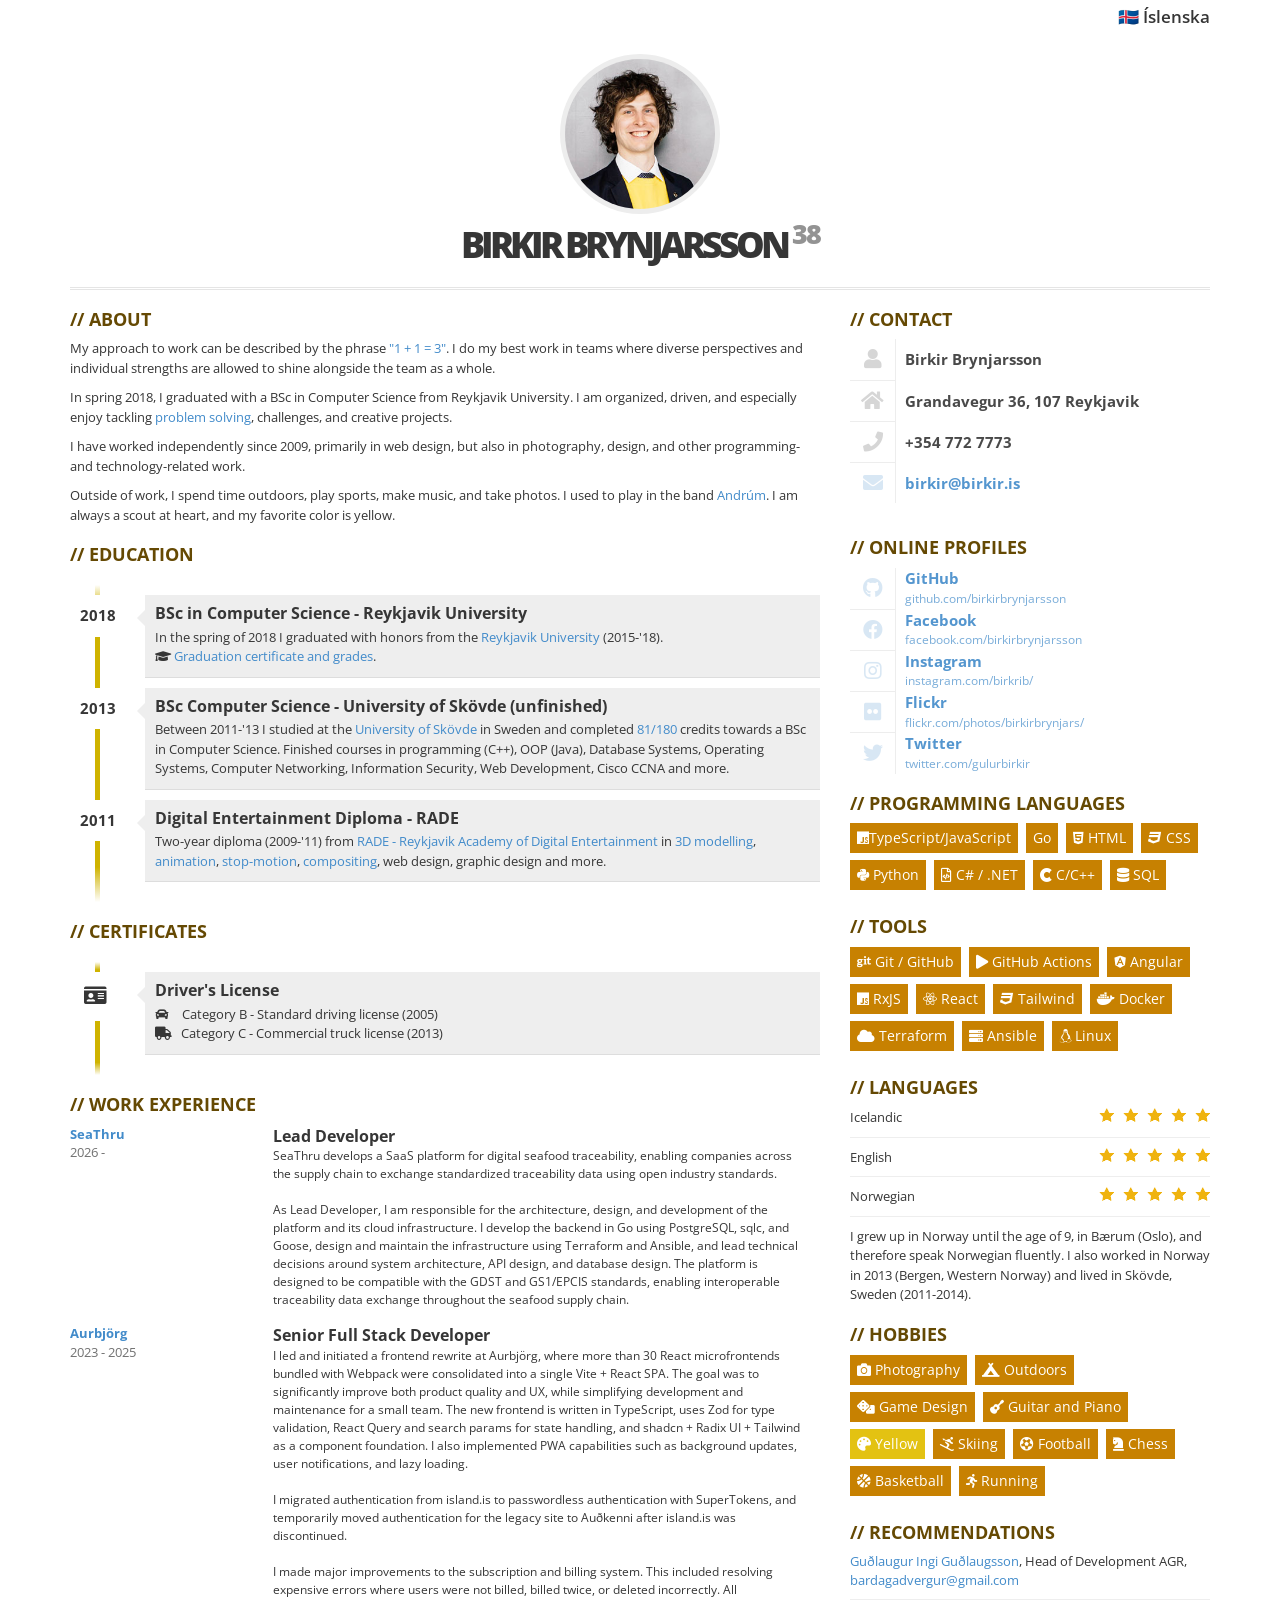
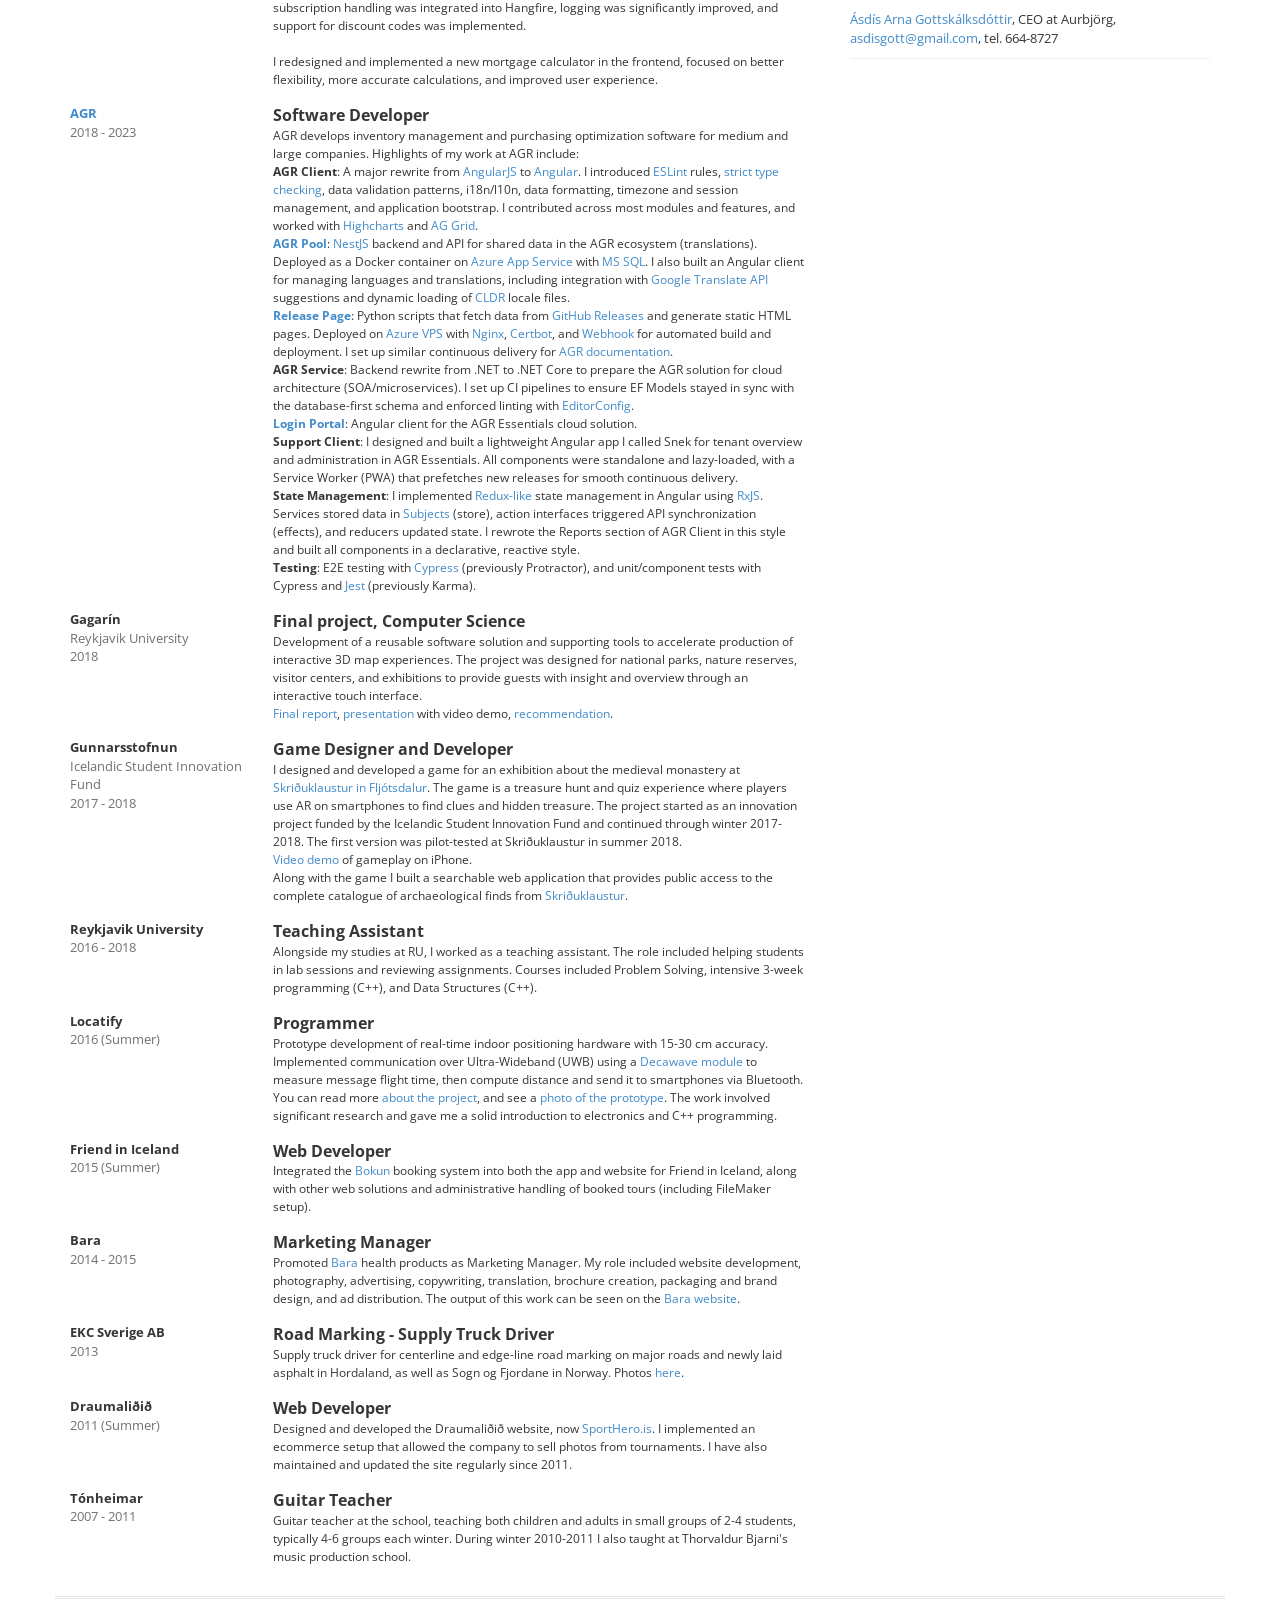
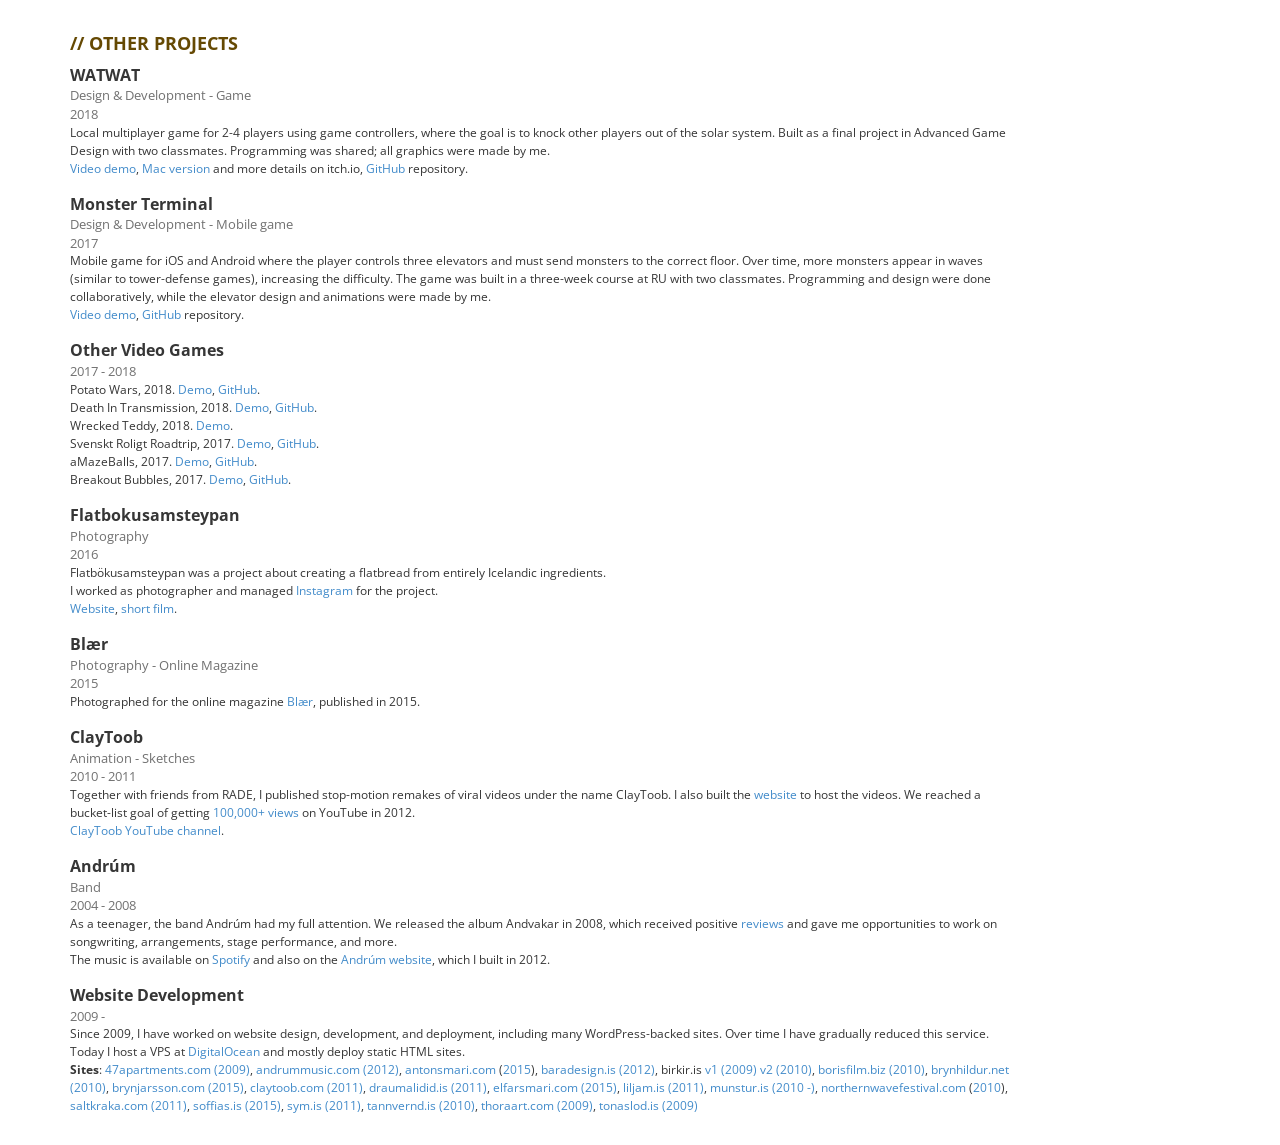
<file: en/index.html>
<!doctype html>
<html lang="en">
  <head>
    <meta charset="utf-8" />
    <meta http-equiv="X-UA-Compatible" content="IE=edge,chrome=1" />
    <meta name="viewport" content="width=device-width, initial-scale=1" />
    <title>Birkir Brynjarsson - CV</title>
    <link
      rel="icon"
      href="data:image/svg+xml,<svg xmlns=%22http://www.w3.org/2000/svg%22 viewBox=%220 0 100 100%22><rect width=%22100%22 height=%22100%22 rx=%2220%22 fill=%22%23171717%22/><text x=%2254%22 y=%2274%22 font-size=%2286%22 font-family=%22Courier New, monospace%22 fill=%22%23f7f4ee%22 text-anchor=%22middle%22>b</text></svg>"
    />
    <link href="../css/bootstrap.min.css" rel="stylesheet" />
    <link
      rel="stylesheet"
      href="https://use.fontawesome.com/releases/v5.6.3/css/all.css"
      integrity="sha384-UHRtZLI+pbxtHCWp1t77Bi1L4ZtiqrqD80Kn4Z8NTSRyMA2Fd33n5dQ8lWUE00s/"
      crossorigin="anonymous"
    />
    <link href="../css/main.css?v=1.12" rel="stylesheet" />
    <!--[if lt IE 9]>
      <script src="js/html5shiv.js"></script>
      <script src="js/respond.min.js"></script>
    <![endif]-->
  </head>
  <body>
    <div class="container language-container">
      <div class="row no-print">
        <div class="col-xs-12">
          <div class="language-switcher" aria-label="Language selector">
            <a href="../index.html">🇮🇸 Íslenska</a>
          </div>
        </div>
      </div>
    </div>

    <div class="container main-container">
      <div class="row">
        <div class="col-xs-12">
          <div id="photo-header" class="text-center">
            <!-- PHOTO (AVATAR) -->
            <div id="photo">
              <img src="../img/birkir-gulur3.jpg" alt="avatar" />
            </div>
            <div id="text-header">
              <h1>
                Birkir Brynjarsson <sup><span class="my-age"></span></sup>
              </h1>
            </div>
            <!--<div id="text-header">
              <h1>Welcome,<br> my name is <span>Birkir Brynjarsson</span><sup>28</sup>, this is my CV</h1>
            </div>-->
          </div>
        </div>
      </div>

      <div class="row">
        <div class="col-xs-12 col-sm-8">
          <!-- ABOUT ME -->
          <div class="box">
            <h2>About</h2>
            <p>
              My approach to work can be described by the phrase
              <a
                href="https://www.theschooloflife.com/thebookoflife/in-praise-of-teamwork/"
                data-toggle="tooltip"
                title='"The whole is greater than the sum of its parts." - Aristotle<br />Link: In Praise of Teamwork from The Book of Life'
                >"1 + 1 = 3"</a
              >. I do my best work in teams where diverse perspectives and
              individual strengths are allowed to shine alongside the team as a
              whole.
            </p>
            <p>
              In spring 2018, I graduated with a BSc in Computer Science from
              Reykjavik University. I am organized, driven, and especially enjoy
              tackling
              <a
                href="https://open.kattis.com/users/birkir-brynjarsson"
                data-toggle="tooltip"
                title="Kattis problems archive, hundreds of programming problems to solve."
                >problem solving</a
              >, challenges, and creative projects.
            </p>
            <p>
              I have worked independently since 2009, primarily in web design,
              but also in photography, design, and other programming- and
              technology-related work.
            </p>

            <p>
              Outside of work, I spend time outdoors, play sports, make music,
              and take photos. I used to play in the band
              <a
                href="https://open.spotify.com/artist/7MEzJD8suxVkT8CrVbVjuE"
                data-toggle="tooltip"
                title="Andrum on Spotify"
                >Andrúm</a
              >. I am always a scout at heart, and my favorite color is yellow.
            </p>
          </div>

          <!-- EDUCATION -->
          <div class="box">
            <h2>Education</h2>
            <ul id="education" class="clearfix">
              <li>
                <div class="year pull-left">2018</div>
                <div class="description pull-right">
                  <h3>BSc in Computer Science - Reykjavik University</h3>
                  <p>
                    In the spring of 2018 I graduated with honors from the
                    <a
                      href="https://en.ru.is/st/dcs/undergraduate-study/bsc-computer-science"
                      data-toggle="tooltip"
                      title="BSc Computer Science, Reykjavik University"
                      >Reykjavik University</a
                    >
                    (2015-'18).<br /><i class="fas fa-graduation-cap"></i>
                    <a
                      href="../img/Birkir-BSc_ComputerScience.pdf"
                      data-toggle="tooltip"
                      title="PDF: Graduation certificate and grades from RU"
                      >Graduation certificate and grades</a
                    >.
                  </p>
                </div>
              </li>
              <li>
                <div class="year pull-left">2013</div>
                <div class="description pull-right">
                  <h3>
                    BSc Computer Science - University of Skövde (unfinished)
                  </h3>
                  <p>
                    Between 2011-'13 I studied at the
                    <a
                      href="http://his.se/en/"
                      data-toggle="tooltip"
                      title="University of Skövde website"
                      >University of Skövde</a
                    >
                    in Sweden and completed
                    <a
                      href="../img/Birkir-HiS_Grades.pdf"
                      data-toggle="tooltip"
                      title="PDF: My grades from the University of Skövde"
                      >81/180</a
                    >
                    credits towards a BSc in Computer Science. Finished courses
                    in programming (C++), OOP (Java), Database Systems,
                    Operating Systems, Computer Networking, Information
                    Security, Web Development, Cisco CCNA and more.
                  </p>
                </div>
              </li>
              <li>
                <div class="year pull-left">2011</div>
                <div class="description pull-right">
                  <h3>Digital Entertainment Diploma - RADE</h3>
                  <p>
                    Two-year diploma (2009-'11) from
                    <a
                      href="https://tskoli.is/namsbraut/stafraen-honnun/"
                      data-toggle="tooltip"
                      title="RADE - Reykjavik Academy of Digital Entertainment, website"
                      >RADE - Reykjavik Academy of Digital Entertainment</a
                    >
                    in
                    <a
                      href="https://www.youtube.com/watch?v=t-S7VDdYCXI"
                      data-toggle="tooltip"
                      title="A 3D character model, project made with 3ds Max and After Effects"
                      >3D modelling</a
                    >,
                    <a
                      href="https://www.youtube.com/watch?v=_jqx_BdupVU"
                      data-toggle="tooltip"
                      title="My final project from RADE, a short sketch where my main focus was animation."
                      >animation</a
                    >,
                    <a
                      href="https://www.youtube.com/user/ClayToob/videos"
                      data-toggle="tooltip"
                      title="A stop-motion project made with clay.<br />From which a collective formed where we did more sketches going under the name; ClayToob"
                      >stop-motion</a
                    >,
                    <a
                      href="https://www.youtube.com/watch?v=44dyvyZPe54"
                      data-toggle="tooltip"
                      title="Compositing and Vfx project made with Nuke and other software."
                      >compositing</a
                    >, web design, graphic design and more.
                  </p>
                </div>
              </li>
            </ul>
          </div>

          <!-- EDUCATION -->
          <div class="box">
            <h2>Certificates</h2>
            <ul id="education" class="clearfix">
              <li>
                <div class="license">
                  <i class="fa fa-id-card" aria-hidden="true"></i>
                </div>
                <div class="description pull-right">
                  <h3>Driver's License</h3>
                  <p>
                    <i
                      class="fa fa-car"
                      aria-hidden="true"
                      style="padding-right: 1.1em"
                    ></i
                    >Category B - Standard driving license (2005)<br />
                    <i
                      class="fa fa-truck"
                      aria-hidden="true"
                      style="padding-right: 0.8em"
                    ></i
                    >Category C - Commercial truck license (2013)
                  </p>
                </div>
              </li>
            </ul>
          </div>

          <!-- EXPERIENCES -->
          <div class="box">
            <h2>Work Experience</h2>

            <div class="job clearfix">
              <div class="col-xs-3">
                <div class="where">
                  <a
                    href="https://seathru.is"
                    alt="SeaThru website"
                    data-toggle="tooltip"
                    title="SeaThru website"
                    >SeaThru</a
                  >
                </div>
                <div class="year">2026 -</div>
              </div>
              <div class="col-xs-9">
                <div class="profession">Lead Developer</div>
                <div class="description">
                  SeaThru develops a SaaS platform for digital seafood
                  traceability, enabling companies across the supply chain to
                  exchange standardized traceability data using open industry
                  standards.
                  <br /><br />
                  As Lead Developer, I am responsible for the architecture,
                  design, and development of the platform and its cloud
                  infrastructure. I develop the backend in Go using PostgreSQL,
                  sqlc, and Goose, design and maintain the infrastructure using
                  Terraform and Ansible, and lead technical decisions around
                  system architecture, API design, and database design. The
                  platform is designed to be compatible with the GDST and
                  GS1/EPCIS standards, enabling interoperable traceability data
                  exchange throughout the seafood supply chain.
                </div>
              </div>
            </div>

            <div class="job clearfix">
              <div class="col-xs-3">
                <div class="where">
                  <a
                    href="https://aurbjorg.is"
                    alt="Aurbjörg website"
                    data-toggle="tooltip"
                    title="Aurbjörg website"
                    >Aurbjörg</a
                  >
                </div>
                <div class="year">2023 - 2025</div>
              </div>
              <div class="col-xs-9">
                <div class="profession">Senior Full Stack Developer</div>
                <div class="description">
                  I led and initiated a frontend rewrite at Aurbjörg, where more
                  than 30 React microfrontends bundled with Webpack were
                  consolidated into a single Vite + React SPA. The goal was to
                  significantly improve both product quality and UX, while
                  simplifying development and maintenance for a small team. The
                  new frontend is written in TypeScript, uses Zod for type
                  validation, React Query and search params for state handling,
                  and shadcn + Radix UI + Tailwind as a component foundation. I
                  also implemented PWA capabilities such as background updates,
                  user notifications, and lazy loading.
                  <br /><br />
                  I migrated authentication from island.is to passwordless
                  authentication with SuperTokens, and temporarily moved
                  authentication for the legacy site to Auðkenni after island.is
                  was discontinued.
                  <br /><br />
                  I made major improvements to the subscription and billing
                  system. This included resolving expensive errors where users
                  were not billed, billed twice, or deleted incorrectly. All
                  subscription handling was integrated into Hangfire, logging
                  was significantly improved, and support for discount codes was
                  implemented.
                  <br /><br />
                  I redesigned and implemented a new mortgage calculator in the
                  frontend, focused on better flexibility, more accurate
                  calculations, and improved user experience.
                </div>
              </div>
            </div>

            <div class="job clearfix">
              <div class="col-xs-3">
                <div class="where">
                  <a
                    href="https://agrinventory.com"
                    alt="AGR website"
                    data-toggle="tooltip"
                    title="AGR website"
                    >AGR</a
                  >
                </div>
                <div class="year">2018 - 2023</div>
              </div>
              <div class="col-xs-9">
                <div class="profession">Software Developer</div>
                <div class="description">
                  AGR develops inventory management and purchasing optimization
                  software for medium and large companies. Highlights of my work
                  at AGR include:
                  <br />
                  <strong>AGR Client</strong>: A major rewrite from
                  <a href="https://angularjs.org/">AngularJS</a> to
                  <a href="https://angular.io/">Angular</a>. I introduced
                  <a href="https://eslint.org/">ESLint</a> rules,
                  <a href="https://www.typescriptlang.org/tsconfig#strict"
                    >strict type checking</a
                  >, data validation patterns, i18n/l10n, data formatting,
                  timezone and session management, and application bootstrap. I
                  contributed across most modules and features, and worked with
                  <a
                    href="https://www.highcharts.com/"
                    data-toggle="tooltip"
                    title="Highcharts charting library"
                    >Highcharts</a
                  >
                  and
                  <a
                    href="https://www.ag-grid.com/"
                    data-toggle="tooltip"
                    title="AG Grid data grid"
                    >AG Grid</a
                  >.
                  <br />
                  <strong
                    ><a
                      href="https://pool.agrdynamics.com/swagger/"
                      data-toggle="tooltip"
                      title="AGR Shared Data Repository"
                      >AGR Pool</a
                    ></strong
                  >:
                  <a
                    href="https://nestjs.com/"
                    data-toggle="tooltip"
                    title="NestJS framework"
                    >NestJS</a
                  >
                  backend and API for shared data in the AGR ecosystem
                  (translations). Deployed as a Docker container on
                  <a
                    href="https://azure.microsoft.com/en-us/products/app-service"
                    >Azure App Service</a
                  >
                  with
                  <a
                    href="https://azure.microsoft.com/en-us/products/azure-sql/database"
                    >MS SQL</a
                  >. I also built an Angular client for managing languages and
                  translations, including integration with
                  <a
                    href="https://cloud.google.com/translate/docs/reference/rest"
                    >Google Translate API</a
                  >
                  suggestions and dynamic loading of
                  <a href="https://cldr.unicode.org/">CLDR</a> locale files.
                  <br />
                  <strong
                    ><a
                      href="https://releases.agrinventory.com/"
                      data-toggle="tooltip"
                      title="AGR Release Page"
                      >Release Page</a
                    ></strong
                  >: Python scripts that fetch data from
                  <a
                    href="https://docs.github.com/en/repositories/releasing-projects-on-github/about-releases"
                    >GitHub Releases</a
                  >
                  and generate static HTML pages. Deployed on
                  <a
                    href="https://azure.microsoft.com/en-us/products/virtual-machines"
                    >Azure VPS</a
                  >
                  with <a href="https://www.nginx.com/">Nginx</a>,
                  <a href="https://certbot.eff.org/">Certbot</a>, and
                  <a href="https://github.com/adnanh/webhook">Webhook</a> for
                  automated build and deployment. I set up similar continuous
                  delivery for
                  <a
                    href="https://docs.agrinventory.com/"
                    title="AGR Documentation and Manuals"
                    >AGR documentation</a
                  >.
                  <br />
                  <strong>AGR Service</strong>: Backend rewrite from .NET to
                  .NET Core to prepare the AGR solution for cloud architecture
                  (SOA/microservices). I set up CI pipelines to ensure EF Models
                  stayed in sync with the database-first schema and enforced
                  linting with
                  <a href="https://editorconfig.org/">EditorConfig</a>.
                  <br />
                  <strong
                    ><a href="https://portal.agrdev.cloud/"
                      >Login Portal</a
                    ></strong
                  >: Angular client for the AGR Essentials cloud solution.
                  <br />
                  <strong>Support Client</strong>: I designed and built a
                  lightweight Angular app I called Snek for tenant overview and
                  administration in AGR Essentials. All components were
                  standalone and lazy-loaded, with a Service Worker (PWA) that
                  prefetches new releases for smooth continuous delivery.
                  <br />
                  <strong>State Management</strong>: I implemented
                  <a
                    href="https://v8.ngrx.io/guide/store#diagram"
                    data-toggle="tooltip"
                    title="State Management Diagram"
                    >Redux-like</a
                  >
                  state management in Angular using
                  <a href="https://rxjs.dev/">RxJS</a>. Services stored data in
                  <a href="https://rxjs.dev/guide/subject">Subjects</a>
                  (store), action interfaces triggered API synchronization
                  (effects), and reducers updated state. I rewrote the Reports
                  section of AGR Client in this style and built all components
                  in a declarative, reactive style.
                  <br />
                  <strong>Testing</strong>: E2E testing with
                  <a href="https://www.cypress.io/">Cypress</a> (previously
                  Protractor), and unit/component tests with Cypress and
                  <a href="https://jestjs.io/">Jest</a> (previously Karma).
                </div>
              </div>
            </div>

            <div class="job clearfix">
              <div class="col-xs-3">
                <div class="where">Gagarín</div>
                <div class="year">Reykjavik University</div>
                <div class="year">2018</div>
              </div>
              <div class="col-xs-9">
                <div class="profession">Final project, Computer Science</div>
                <div class="description">
                  Development of a reusable software solution and supporting
                  tools to accelerate production of interactive 3D map
                  experiences. The project was designed for national parks,
                  nature reserves, visitor centers, and exhibitions to provide
                  guests with insight and overview through an interactive touch
                  interface.<br />
                  <a
                    href="https://skemman.is/handle/1946/31159"
                    alt="Skemman.is thesis archive, final project: National Park Explorer"
                    data-toggle="tooltip"
                    title='Final report: "National Park Explorer" on Skemman.is'
                    >Final report</a
                  >,
                  <a
                    href="../img/nationalparkexplorer-presentation.pdf"
                    alt="PDF: National Park Explorer project presentation including video demo"
                    data-toggle="tooltip"
                    title="PDF: National Park Explorer project presentation including video demo"
                    >presentation</a
                  >
                  with video demo,
                  <a
                    href="../img/mapexplorer-umsogn.pdf"
                    alt="PDF: Supervisor recommendation for the project"
                    data-toggle="tooltip"
                    title="PDF: Supervisor recommendation for the project"
                    >recommendation</a
                  >.
                </div>
              </div>
            </div>

            <div class="job clearfix">
              <div class="col-xs-3">
                <div class="where">Gunnars<wbr />stofnun</div>
                <div class="year">Icelandic Student Innovation Fund</div>
                <div class="year">2017 - 2018</div>
              </div>
              <div class="col-xs-9">
                <div class="profession">Game Designer and Developer</div>
                <div class="description">
                  I designed and developed a game for an exhibition about the
                  medieval monastery at
                  <a
                    href="https://skriduklaustur.is/"
                    alt="Skriðuklaustur website"
                    data-toggle="tooltip"
                    title="Skriðuklaustur website"
                    >Skriðuklaustur in Fljótsdalur</a
                  >. The game is a treasure hunt and quiz experience where
                  players use AR on smartphones to find clues and hidden
                  treasure. The project started as an innovation project funded
                  by the Icelandic Student Innovation Fund and continued through
                  winter 2017-2018. The first version was pilot-tested at
                  Skriðuklaustur in summer 2018.<br />
                  <a
                    href="../img/klaustur-demo.mp4"
                    data-toggle="tooltip"
                    title='Video demo of "The Treasures of Skriðuklaustur"'
                    >Video demo</a
                  >
                  of gameplay on iPhone.<br />
                  Along with the game I built a searchable web application that
                  provides public access to the complete catalogue of
                  archaeological finds from
                  <a
                    href="https://skriduklaustur.birkir.is"
                    data-toggle="tooltip"
                    title="Complete list of excavation findings from Skriðuklaustur"
                    >Skriðuklaustur</a
                  >.
                </div>
              </div>
            </div>

            <div class="job clearfix">
              <div class="col-xs-3">
                <div class="where">Reykjavik University</div>
                <div class="year">2016 - 2018</div>
              </div>
              <div class="col-xs-9">
                <div class="profession">Teaching Assistant</div>
                <div class="description">
                  Alongside my studies at RU, I worked as a teaching assistant.
                  The role included helping students in lab sessions and
                  reviewing assignments. Courses included Problem Solving,
                  intensive 3-week programming (C++), and Data Structures (C++).
                </div>
              </div>
            </div>

            <div class="job clearfix">
              <div class="col-xs-3">
                <div class="where">Locatify</div>
                <div class="year">2016 (Summer)</div>
              </div>
              <div class="col-xs-9">
                <div class="profession">Programmer</div>
                <div class="description">
                  Prototype development of real-time indoor positioning hardware
                  with 15-30 cm accuracy. Implemented communication over
                  Ultra-Wideband (UWB) using a
                  <a
                    href="https://www.qorvo.com/products/p/DWM1000"
                    data-toggle="tooltip"
                    title="DWM1000 UWB module by Decawave/Qorvo"
                    >Decawave module</a
                  >
                  to measure message flight time, then compute distance and send
                  it to smartphones via Bluetooth. You can read more
                  <a
                    href="https://locatify.com/blog/locatify-receives-grant-to-develop-precise-indoor-location-solution-with-30cm-accuracy/"
                    data-toggle="tooltip"
                    title="Locatify blog post about the project"
                    >about the project</a
                  >, and see a
                  <a href="../img/uwb-locatify.jpg">photo of the prototype</a>.
                  The work involved significant research and gave me a solid
                  introduction to electronics and C++ programming.
                </div>
              </div>
            </div>

            <div class="job clearfix">
              <div class="col-xs-3">
                <div class="where">Friend in Iceland</div>
                <div class="year">2015 (Summer)</div>
              </div>
              <div class="col-xs-9">
                <div class="profession">Web Developer</div>
                <div class="description">
                  Integrated the
                  <a
                    href="https://bokun.io"
                    data-toggle="tooltip"
                    title="Bokun website"
                    >Bokun</a
                  >
                  booking system into both the app and website for Friend in
                  Iceland, along with other web solutions and administrative
                  handling of booked tours (including FileMaker setup).
                </div>
              </div>
            </div>

            <div class="job clearfix">
              <div class="col-xs-3">
                <div class="where">Bara</div>
                <div class="year">2014 - 2015</div>
              </div>
              <div class="col-xs-9">
                <div class="profession">Marketing Manager</div>
                <div class="description">
                  Promoted
                  <a
                    href="http://bara123.is"
                    data-toggle="tooltip"
                    title="Icelandic Bara website"
                    >Bara</a
                  >
                  health products as Marketing Manager. My role included website
                  development, photography, advertising, copywriting,
                  translation, brochure creation, packaging and brand design,
                  and ad distribution. The output of this work can be seen on
                  the
                  <a
                    href="http://barahealth.com"
                    data-toggle="tooltip"
                    title="English Bara website"
                    >Bara website</a
                  >.
                </div>
              </div>
            </div>

            <div class="job clearfix">
              <div class="col-xs-3">
                <div class="where">EKC Sverige AB</div>
                <div class="year">2013</div>
              </div>
              <div class="col-xs-9">
                <div class="profession">Road Marking - Supply Truck Driver</div>
                <div class="description">
                  Supply truck driver for centerline and edge-line road marking
                  on major roads and newly laid asphalt in Hordaland, as well as
                  Sogn og Fjordane in Norway. Photos
                  <a
                    href="https://www.flickr.com/photos/birkirbrynjars/albums/72157643452626694"
                    data-toggle="tooltip"
                    title="Flickr album from road-marking work in Norway"
                    >here</a
                  >.
                </div>
              </div>
            </div>

            <div class="job clearfix">
              <div class="col-xs-3">
                <div class="where">Draumaliðið</div>
                <div class="year">2011 (Summer)</div>
              </div>
              <div class="col-xs-9">
                <div class="profession">Web Developer</div>
                <div class="description">
                  Designed and developed the Draumaliðið website, now
                  <a
                    href="https://www.sporthero.is"
                    data-toggle="tooltip"
                    title="SportHero website"
                    >SportHero.is</a
                  >. I implemented an ecommerce setup that allowed the company
                  to sell photos from tournaments. I have also maintained and
                  updated the site regularly since 2011.
                </div>
              </div>
            </div>

            <div class="job clearfix">
              <div class="col-xs-3">
                <div class="where">Tónheimar</div>
                <div class="year">2007 - 2011</div>
              </div>
              <div class="col-xs-9">
                <div class="profession">Guitar Teacher</div>
                <div class="description">
                  Guitar teacher at the school, teaching both children and
                  adults in small groups of 2-4 students, typically 4-6 groups
                  each winter. During winter 2010-2011 I also taught at
                  Thorvaldur Bjarni's music production school.
                </div>
              </div>
            </div>
          </div>
        </div>

        <div class="col-xs-12 col-sm-4">
          <!-- CONTACT -->
          <div class="box clearfix">
            <h2>Contact</h2>
            <div class="contact-item">
              <div class="icon pull-left text-center">
                <span class="fa fa-user fa-fw"></span>
              </div>
              <div class="title only pull-right">Birkir Brynjarsson</div>
            </div>
            <div class="contact-item">
              <div class="icon pull-left text-center">
                <span class="fa fa-home fa-fw"></span>
              </div>
              <div class="title only pull-right">
                Grandavegur 36, 107 Reykjavik
              </div>
            </div>
            <div class="contact-item">
              <div class="icon pull-left text-center">
                <span class="fa fa-phone fa-fw"></span>
              </div>
              <div class="title only pull-right">+354 772 7773</div>
            </div>
            <div class="contact-item">
              <a href="mailto:birkir@birkir.is">
                <div class="icon pull-left text-center">
                  <span class="fa fa-envelope fa-fw"></span>
                </div>
                <div class="title only pull-right">birkir@birkir.is</div>
              </a>
            </div>
          </div>

          <!-- WEB PROFILES -->
          <div class="box clearfix no-print">
            <h2>Online Profiles</h2>
            <div class="contact-item">
              <a href="https://github.com/birkirbrynjarsson">
                <div class="icon pull-left text-center">
                  <span class="fab fa-github fa-fw"></span>
                </div>
                <div class="title pull-right">GitHub</div>
                <div class="description pull-right">
                  github.com/birkirbrynjarsson
                </div>
              </a>
            </div>
            <div class="contact-item">
              <a href="https://www.facebook.com/birkirbrynjarsson">
                <div class="icon pull-left text-center">
                  <span class="fab fa-facebook fa-fw"></span>
                </div>
                <div class="title pull-right">Facebook</div>
                <div class="description pull-right">
                  facebook.com/birkirbrynjarsson
                </div>
              </a>
            </div>
            <div class="contact-item">
              <a href="https://www.instagram.com/birkrib/">
                <div class="icon pull-left text-center">
                  <span class="fab fa-instagram fa-fw"></span>
                </div>
                <div class="title pull-right">Instagram</div>
                <div class="description pull-right">instagram.com/birkrib/</div>
              </a>
            </div>
            <div class="contact-item">
              <a href="https://www.flickr.com/photos/birkirbrynjars/albums">
                <div class="icon pull-left text-center">
                  <span class="fab fa-flickr fa-fw"></span>
                </div>
                <div class="title pull-right">Flickr</div>
                <div class="description pull-right">
                  flickr.com/photos/birkirbrynjars/
                </div>
              </a>
            </div>
            <div class="contact-item">
              <a href="https://twitter.com/gulurbirkir">
                <div class="icon pull-left text-center">
                  <span class="fab fa-twitter fa-fw"></span>
                </div>
                <div class="title pull-right">Twitter</div>
                <div class="description pull-right">
                  twitter.com/gulurbirkir
                </div>
              </a>
            </div>
          </div>

          <!-- PROGRAMMING LANGUAGES -->
          <div class="box no-print">
            <h2>Programming Languages</h2>

            <div class="hobby">
              <i class="fab fa-js"></i>TypeScript/JavaScript
            </div>
            <div class="hobby">Go</div>
            <div class="hobby"><i class="fab fa-html5"></i> HTML</div>
            <div class="hobby"><i class="fab fa-css3"></i> CSS</div>
            <div class="hobby"><i class="fab fa-python pr"></i> Python</div>
            <div class="hobby"><i class="far fa-file-code"></i> C# / .NET</div>
            <div class="hobby"><i class="fab fa-cuttlefish"></i> C/C++</div>
            <div class="hobby"><i class="fas fa-database"></i> SQL</div>
          </div>

          <!-- TECH -->
          <div class="box no-print">
            <h2>Tools</h2>
            <div class="hobby">
              <i class="fab fa-git"></i>
              <a href="https://git-scm.com/">Git / GitHub</a>
            </div>
            <div class="hobby">
              <i class="fas fa-play"></i>
              <a href="https://github.com/features/actions">GitHub Actions</a>
            </div>
            <div class="hobby">
              <i class="fab fa-angular"></i>
              <a href="https://angular.io/">Angular</a>
            </div>
            <div class="hobby">
              <i class="fab fa-js"></i> <a href="https://rxjs.dev/">RxJS</a>
            </div>
            <div class="hobby">
              <i class="fab fa-react"></i>
              <a href="https://react.dev/">React</a>
            </div>
            <div class="hobby">
              <i class="fab fa-css3"></i>
              <a href="https://tailwindcss.com/">Tailwind</a>
            </div>
            <div class="hobby">
              <i class="fab fa-docker"></i>
              <a href="https://www.docker.com/">Docker</a>
            </div>
            <div class="hobby">
              <i class="fas fa-cloud"></i>
              <a href="https://www.terraform.io/">Terraform</a>
            </div>
            <div class="hobby">
              <i class="fas fa-server"></i>
              <a href="https://www.ansible.com/">Ansible</a>
            </div>
            <div class="hobby">
              <i class="fab fa-linux"></i>
              <a href="https://www.linux.org/">Linux</a>
            </div>
          </div>

          <!-- SOFTWARE -->
          <!-- <div class="box no-print">
            <h2>Software</h2>
            <div class="hobby"><i class="fas fa-gamepad"></i> Unity3d</div>
            <div class="hobby"><i class="fab fa-adobe"></i> Photoshop</div>
            <div class="hobby"><i class="fab fa-adobe"></i> Illustrator</div>
            <div class="hobby">
              <i class="fas fa-camera-retro"></i> Lightroom
            </div>
          </div> -->

          <!-- LANGUAGES -->
          <div class="box">
            <h2>Languages</h2>
            <div id="language-skills">
              <div class="skill">
                Icelandic
                <div class="icons pull-right">
                  <div style="width: 100%" class="icons-red"></div>
                </div>
              </div>
              <div class="skill">
                English
                <div class="icons pull-right">
                  <div style="width: 100%" class="icons-red"></div>
                </div>
              </div>
              <div class="skill">
                Norwegian
                <div class="icons pull-right">
                  <div style="width: 100%" class="icons-red"></div>
                </div>
              </div>
              <p>
                I grew up in Norway until the age of 9, in Bærum (Oslo), and
                therefore speak Norwegian fluently. I also worked in Norway in
                2013 (Bergen, Western Norway) and lived in Skövde, Sweden
                (2011-2014).
              </p>
            </div>
          </div>

          <!-- HOBBIES -->
          <div class="box no-print">
            <h2>Hobbies</h2>
            <div class="hobby"><i class="fas fa-camera"></i> Photography</div>
            <div class="hobby"><i class="fas fa-campground"></i> Outdoors</div>
            <div class="hobby"><i class="fas fa-dice"></i> Game Design</div>
            <div class="hobby">
              <i class="fas fa-guitar"></i> Guitar and Piano
            </div>
            <div class="hobby" style="background: #e3c212">
              <i class="fas fa-palette"></i> Yellow
            </div>
            <div class="hobby"><i class="fas fa-skiing"></i> Skiing</div>
            <div class="hobby hobby-football">
              <i class="fas fa-futbol"></i> Football
            </div>
            <div class="hobby"><i class="fas fa-chess-knight"></i> Chess</div>
            <div class="hobby">
              <i class="fas fa-basketball-ball"></i> Basketball
            </div>
            <div class="hobby"><i class="fas fa-running"></i> Running</div>
          </div>

          <!-- RECOMMENDATIONS -->
          <div class="box">
            <h2>Recommendations</h2>
            <div id="recommend">
              <div class="skill">
                <a href="https://www.linkedin.com/in/illug/"
                  >Guðlaugur Ingi Guðlaugsson</a
                >, Head of Development AGR,
                <a href="mailto:bardagadvergur@gmail.com"
                  >bardagadvergur@gmail.com</a
                >
              </div>
              <div class="skill">
                <a
                  href="https://www.linkedin.com/in/asdis-arna-gottskalksdottir-9b5023167/"
                  >Ásdís Arna Gottskálksdóttir</a
                >, CEO at Aurbjörg,
                <a href="mailto:asdisgott@gmail.com">asdisgott@gmail.com</a>,
                tel. 664-8727
              </div>
            </div>
          </div>
        </div>

        <div class="col-xs-12 h-break">
          <!-- <hr /> -->
          <!-- <hr /> -->
        </div>

        <div class="col-xs-12 col-sm-10">
          <!-- PROJECTS -->
          <div class="box">
            <h2>Other Projects</h2>

            <div class="job clearfix">
              <div class="profession">WATWAT</div>
              <div class="year">Design & Development - Game</div>
              <div class="year">2018</div>
              <div class="description">
                Local multiplayer game for 2-4 players using game controllers,
                where the goal is to knock other players out of the solar
                system. Built as a final project in Advanced Game Design with
                two classmates. Programming was shared; all graphics were made
                by me.<br />
                <a
                  href="../img/watwat-demo.mp4"
                  data-toggle="tooltip"
                  title="Video demo of 3 players playing WATWAT"
                  >Video demo</a
                >,
                <a
                  href="https://indexu.itch.io/watwat"
                  data-toggle="tooltip"
                  title="WATWAT Mac version on itch.io"
                  >Mac version</a
                >
                and more details on itch.io,
                <a
                  href="https://github.com/Maple-Syrup-Bacon/watwat"
                  data-toggle="tooltip"
                  title="WATWAT GitHub repository"
                  >GitHub</a
                >
                repository.
              </div>
            </div>

            <div class="job clearfix">
              <div class="profession">Monster Terminal</div>
              <div class="year">Design & Development - Mobile game</div>
              <div class="year">2017</div>
              <div class="description">
                Mobile game for iOS and Android where the player controls three
                elevators and must send monsters to the correct floor. Over
                time, more monsters appear in waves (similar to tower-defense
                games), increasing the difficulty. The game was built in a
                three-week course at RU with two classmates. Programming and
                design were done collaboratively, while the elevator design and
                animations were made by me.<br />
                <a
                  href="../img/monsterterminal-demo.MP4"
                  data-toggle="tooltip"
                  title="Video demo of Monster Terminal gameplay on iPhone"
                  >Video demo</a
                >,
                <a
                  href="https://github.com/birkirbrynjarsson/monsterious"
                  data-toggle="tooltip"
                  title="Monster Terminal GitHub repository"
                  >GitHub</a
                >
                repository.
              </div>
            </div>

            <div class="job clearfix">
              <div class="profession">Other Video Games</div>
              <div class="year">2017 - 2018</div>
              <div class="description">
                Potato Wars, 2018.
                <a
                  href="../img/potatowars-demo.mp4"
                  data-toggle="tooltip"
                  title="Video demo of Potato Wars"
                  >Demo</a
                >,
                <a
                  href="https://github.com/unnursol/constrained-game"
                  data-toggle="tooltip"
                  title="Potato Wars GitHub repository"
                  >GitHub</a
                >.<br />

                Death In Transmission, 2018.
                <a
                  href="../img/deathtransmission-demo.mp4"
                  data-toggle="tooltip"
                  title="Video demo of Death In Transmission"
                  >Demo</a
                >,
                <a
                  href="https://github.com/birkirbrynjarsson/GGJ-Transmission"
                  data-toggle="tooltip"
                  title="Death In Transmission GitHub repository"
                  >GitHub</a
                >.<br />

                Wrecked Teddy, 2018.
                <a
                  href="../img/wreckedteddy-demo.mp4"
                  data-toggle="tooltip"
                  title="Video demo of Wrecked Teddy"
                  >Demo</a
                >.<br />

                Svenskt Roligt Roadtrip, 2017.
                <a
                  href="../img/svensktroligt-demo.mp4"
                  data-toggle="tooltip"
                  title="Video demo of Svenskt Roligt Roadtrip"
                  >Demo</a
                >,
                <a
                  href="https://github.com/unnursol/TGRAF_3D_Game"
                  data-toggle="tooltip"
                  title="Svenskt Roligt Roadtrip GitHub repository"
                  >GitHub</a
                >.<br />

                aMazeBalls, 2017.
                <a
                  href="../img/amazeballs-demo.mp4"
                  data-toggle="tooltip"
                  title="Video demo of aMazeBalls"
                  >Demo</a
                >,
                <a
                  href="https://github.com/birkirbrynjarsson/TGRAF-3d-Maze"
                  data-toggle="tooltip"
                  title="aMazeBalls GitHub repository"
                  >GitHub</a
                >.<br />

                Breakout Bubbles, 2017.
                <a
                  href="../img/breakoutbubbles-demo.mp4"
                  data-toggle="tooltip"
                  title="Video demo of Breakout Bubbles"
                  >Demo</a
                >,
                <a
                  href="https://github.com/unnursol/TGRAF_2Dgame"
                  data-toggle="tooltip"
                  title="Breakout Bubbles GitHub repository"
                  >GitHub</a
                >.<br />
              </div>
            </div>

            <div class="job clearfix">
              <div class="profession">Flatbokusamsteypan</div>
              <div class="year">Photography</div>
              <div class="year">2016</div>
              <div class="description">
                Flatbökusamsteypan was a project about creating a flatbread from
                entirely Icelandic ingredients.<br />
                I worked as photographer and managed
                <a
                  href="https://www.instagram.com/flatbokusamsteypan/"
                  data-toggle="tooltip"
                  title="Flatbökusamsteypan Instagram"
                  >Instagram</a
                >
                for the project.<br />
                <a
                  href="https://www.flatbokusamsteypan.com/"
                  data-toggle="tooltip"
                  title="Flatbökusamsteypan website"
                  >Website</a
                >,
                <a
                  href="https://vimeo.com/246680048"
                  data-toggle="tooltip"
                  title="Vimeo: Flatbökusamsteypan short film"
                  >short film</a
                >.
              </div>
            </div>

            <div class="job clearfix">
              <div class="profession">Blær</div>
              <div class="year">Photography - Online Magazine</div>
              <div class="year">2015</div>
              <div class="description">
                Photographed for the online magazine
                <a
                  href="http://blaer.is/um"
                  data-toggle="tooltip"
                  title="About Blær"
                  >Blær</a
                >, published in 2015.
              </div>
            </div>

            <div class="job clearfix">
              <div class="profession">ClayToob</div>
              <div class="year">Animation - Sketches</div>
              <div class="year">2010 - 2011</div>
              <div class="description">
                Together with friends from RADE, I published stop-motion remakes
                of viral videos under the name ClayToob. I also built the
                <a
                  href="../img/claytoob-screenshot2.jpg"
                  data-toggle="tooltip"
                  title="Screenshot of ClayToob.com while active"
                  >website</a
                >
                to host the videos. We reached a bucket-list goal of getting
                <a
                  href="https://www.youtube.com/watch?v=5qQWNA4xRlk"
                  data-toggle="tooltip"
                  title="ClayToob video that reached 100k views on YouTube in 2012"
                  >100,000+ views</a
                >
                on YouTube in 2012.<br />
                <a
                  href="https://www.youtube.com/user/ClayToob/videos"
                  data-toggle="tooltip"
                  title="ClayToob videos on YouTube"
                  >ClayToob YouTube channel</a
                >.
              </div>
            </div>

            <div class="job clearfix">
              <div class="profession">Andrúm</div>
              <div class="year">Band</div>
              <div class="year">2004 - 2008</div>
              <div class="description">
                As a teenager, the band Andrúm had my full attention. We
                released the album Andvakar in 2008, which received positive
                <a
                  href="https://www.mbl.is/greinasafn/grein/1232662/"
                  data-toggle="tooltip"
                  title="Five-star review in Morgunblaðið"
                  >reviews</a
                >
                and gave me opportunities to work on songwriting, arrangements,
                stage performance, and more.<br />
                The music is available on
                <a
                  href="https://open.spotify.com/artist/7MEzJD8suxVkT8CrVbVjuE"
                  data-toggle="tooltip"
                  title="Andrum on Spotify"
                  >Spotify</a
                >
                and also on the
                <a
                  href="http://andrummusic.com"
                  data-toggle="tooltip"
                  title="Andrum website"
                  >Andrúm website</a
                >, which I built in 2012.
              </div>
            </div>

            <div class="job clearfix">
              <div class="profession">Website Development</div>
              <div class="year">2009 -</div>
              <div class="description">
                Since 2009, I have worked on website design, development, and
                deployment, including many WordPress-backed sites. Over time I
                have gradually reduced this service. Today I host a VPS at
                <a
                  href="https://www.digitalocean.com/"
                  data-toggle="tooltip"
                  title="DigitalOcean website"
                  >DigitalOcean</a
                >
                and mostly deploy static HTML sites.<br />
                <strong>Sites</strong>:
                <a
                  href="../img/47apartments-screenshot.jpg"
                  data-toggle="tooltip"
                  title="47apartments.com screenshot"
                  >47apartments.com (2009)</a
                >,
                <a
                  href="http://andrummusic.com"
                  data-toggle="tooltip"
                  title="Andrum band website"
                  >andrummusic.com (2012)</a
                >,
                <a
                  href="http://antonsmari.com"
                  data-toggle="tooltip"
                  title="Anton Smari website"
                  >antonsmari.com</a
                >
                (<a
                  href="../img/antonsmari-screenshot.jpg"
                  data-toggle="tooltip"
                  title="antonsmari.com screenshot from 2015"
                  >2015</a
                >),
                <a
                  href="../img/baradesign-screenshot.jpg"
                  data-toggle="tooltip"
                  title="baradesign.is screenshot"
                  >baradesign.is (2012)</a
                >, birkir.is
                <a
                  href="../img/birkirv1-screenshot.jpg"
                  data-toggle="tooltip"
                  title="birkir.is portfolio v1 screenshot"
                  >v1 (2009)</a
                >
                <a
                  href="../img/birkirv2-screenshot.jpg"
                  data-toggle="tooltip"
                  title="birkir.is portfolio/blog v2 screenshot"
                  >v2 (2010)</a
                >,
                <a
                  href="../img/borisfilm-screenshot.jpg"
                  data-toggle="tooltip"
                  title="borisfilm.biz screenshot"
                  >borisfilm.biz (2010)</a
                >,
                <a
                  href="../img/brynhildur-screenshot.jpg"
                  data-toggle="tooltip"
                  title="brynhildur.net screenshot"
                  >brynhildur.net (2010)</a
                >,
                <a
                  href="http://brynjarsson.com"
                  data-toggle="tooltip"
                  title="Bragi Brynjarsson website"
                  >brynjarsson.com (2015)</a
                >,
                <a
                  href="../img/claytoob-screenshot2.jpg"
                  data-toggle="tooltip"
                  title="ClayToob website screenshot"
                  >claytoob.com (2011)</a
                >,
                <a
                  href="../img/draumalidid-screenshot.jpg"
                  data-toggle="tooltip"
                  title="Draumalidid website screenshot"
                  >draumalidid.is (2011)</a
                >,
                <a
                  href="http://elfarsmari.com"
                  data-toggle="tooltip"
                  title="Elfarsmari website"
                  >elfarsmari.com (2015)</a
                >,
                <a
                  href="http://liljam.is"
                  data-toggle="tooltip"
                  title="liljam.is website"
                  >liljam.is (2011)</a
                >,
                <a
                  href="http://munstur.is"
                  data-toggle="tooltip"
                  title="munstur.is website"
                  >munstur.is (2010 -)</a
                >,
                <a
                  href="http://www.northernwavefestival.com/"
                  data-toggle="tooltip"
                  title="NorthernWave Film Festival website"
                  >northernwavefestival.com</a
                >
                (<a
                  href="../img/northernwave-screenshot.jpg"
                  data-toggle="tooltip"
                  title="NorthernWave screenshot from 2010"
                  >2010</a
                >),
                <a
                  href="http://saltkraka.com"
                  data-toggle="tooltip"
                  title="saltkraka.com website"
                  >saltkraka.com (2011)</a
                >,
                <a
                  href="../img/soffias-screenshot.jpg"
                  data-toggle="tooltip"
                  title="soffias.is screenshot"
                  >soffias.is (2015)</a
                >,
                <a
                  href="../img/sym-screenshot.jpg"
                  data-toggle="tooltip"
                  title="sym.is screenshot"
                  >sym.is (2011)</a
                >,
                <a
                  href="../img/tannvernd-screenshot.jpg"
                  data-toggle="tooltip"
                  title="tannvernd.is screenshot"
                  >tannvernd.is (2010)</a
                >,
                <a
                  href="../img/thoraart-screenshot.jpg"
                  data-toggle="tooltip"
                  title="thoraart.com screenshot"
                  >thoraart.com (2009)</a
                >,
                <a
                  href="../img/tonaslod-screenshot.jpg"
                  data-toggle="tooltip"
                  title="tonaslod.is screenshot"
                  >tonaslod.is (2009)</a
                >
              </div>
            </div>
          </div>
        </div>
      </div>
    </div>
    <!-- JQUERY -->
    <script src="../js/jquery.min.js"></script>
    <!-- BOOTSTRAP -->
    <script src="../js/bootstrap.min.js"></script>
    <!-- SCRIPTS -->
    <script src="../js/scripts.js"></script>
  </body>
</html>
</file>
<file: css/main.css>
/*******************************************
3ColorResume
Author: office@kamsolutions.pl
*******************************************/
/*******************************************
FONTS
*******************************************/
@import url(//fonts.googleapis.com/css?family=Open+Sans:400,600,700,800);
/*******************************************
SETTINGS
*******************************************/
@charset "utf-8";
@-webkit-viewport {
  width: device-width;
}
@-moz-viewport {
  width: device-width;
}
@-ms-viewport {
  width: device-width;
}
@-o-viewport {
  width: device-width;
}
@viewport {
  width: device-width;
}
/*******************************************
BODY
*******************************************/
body {
  font-family: "Open Sans", Arial, Tahoma;
  font-weight: 400;
  font-size: 1em;
  color: #363636;
  background: #fff;
}
/*******************************************
CONTAINER
*******************************************/
.container {
  background: #fff;
}

.main-container {
  margin-top: 100px;
  margin-bottom: 15px;
}

.language-switcher {
  margin-top: 5px;
  text-align: right;
  font-size: 1.7rem;
  font-weight: 600;
}

.language-switcher a {
  color: #363636;
  text-decoration: none;
}

.language-switcher a:hover,
.language-switcher a:focus {
  text-decoration: underline;
}

@media (max-width: 767px) {
  .language-switcher {
    margin-top: 0;
    margin-bottom: 10px;
    text-align: center;
  }
}
/*******************************************
PHOTO (AVATAR)
*******************************************/
#photo-header {
  margin-top: -75px;
}
#photo {
  width: 160px;
  height: 160px;
  border-radius: 50%;
  overflow: hidden;
  padding: 5px;
  background: #ededed;
  display: inline-block;
}
#photo img {
  width: 150px;
  height: 150px;
  border-radius: 50%;
}
#text-header h1 {
  margin: 0;
  padding: 0;
  font-size: 2.4em;
  font-weight: 700;
  text-transform: uppercase;
  letter-spacing: -1px;
}
#text-header h1::first-line {
  font-size: 1.5em;
  letter-spacing: -4px;
  font-weight: 800;
  line-height: 1.5em;
}
#text-header h1 span {
  color: #b8860b;
  /*color: #F0563D;*/
}
#text-header h1 span.my-age {
  color: #666;
  letter-spacing: -2px;
}
#text-header h1 sup {
  opacity: 0.7;
}
#text-header:after {
  width: 100%;
  height: 3px;
  background: url(../img/line.png);
  margin-top: 15px;
  content: "";
  display: block;
}
/*******************************************
DEFAULT BOX
*******************************************/
.box {
  margin-bottom: 15px;
}
.box h2 {
  color: #654903;
  /*color: #EC7263;*/
  font-size: 1.8em;
  font-weight: 700;
  text-transform: uppercase;
}
.box h2:before {
  content: "//";
  margin-right: 5px;
}
.box p {
  font-size: 1.3em;
  line-height: 1.5em;
}
/*******************************************
EDUCATION
*******************************************/
#education {
  margin-top: 20px;
  position: relative;
  padding: 1em 0;
  list-style: none;
}
#education:before {
  width: 5px;
  height: 100%;
  position: absolute;
  left: 25px;
  top: 0;
  content: " ";
  display: block;
  /*background: #ec7263;
  background: -moz-linear-gradient(top,  #ffffff 0%, #ec7263 7%, #ec7263 89%, #ffffff 100%);
  background: -webkit-gradient(linear, left top, left bottom, color-stop(0%,#ffffff), color-stop(7%,#ec7263), color-stop(89%,#ec7263), color-stop(100%,#ffffff));
  background: -webkit-linear-gradient(top,  #ffffff 0%,#ec7263 7%,#ec7263 89%,#ffffff 100%);
  background: -o-linear-gradient(top,  #ffffff 0%,#ec7263 7%,#ec7263 89%,#ffffff 100%);
  background: -ms-linear-gradient(top,  #ffffff 0%,#ec7263 7%,#ec7263 89%,#ffffff 100%);
  background: linear-gradient(to bottom,  #ffffff 0%,#ec7263 7%,#ec7263 89%,#ffffff 100%);
  filter: progid:DXImageTransform.Microsoft.gradient( startColorstr='#ffffff', endColorstr='#ffffff',GradientType=0 );*/
  background: #cfb300;
  background: -moz-linear-gradient(
    top,
    #ffffff 0%,
    #cfb300 7%,
    #cfb300 89%,
    #ffffff 100%
  );
  background: -webkit-gradient(
    linear,
    left top,
    left bottom,
    color-stop(0%, #ffffff),
    color-stop(7%, #cfb300),
    color-stop(89%, #cfb300),
    color-stop(100%, #ffffff)
  );
  background: -webkit-linear-gradient(
    top,
    #ffffff 0%,
    #cfb300 7%,
    #cfb300 89%,
    #ffffff 100%
  );
  background: -o-linear-gradient(
    top,
    #ffffff 0%,
    #cfb300 7%,
    #cfb300 89%,
    #ffffff 100%
  );
  background: -ms-linear-gradient(
    top,
    #ffffff 0%,
    #cfb300 7%,
    #cfb300 89%,
    #ffffff 100%
  );
  background: linear-gradient(
    to bottom,
    #ffffff 0%,
    #cfb300 7%,
    #cfb300 89%,
    #ffffff 100%
  );
  filter: progid:DXImageTransform.Microsoft.gradient( startColorstr='#ffffff', endColorstr='#ffffff',GradientType=0 );
}
#education li {
  width: 100%;
  z-index: 2;
  position: relative;
  float: left;
}
#education .year {
  width: 10%;
  background: #fff;
  padding: 10px;
  font-size: 1.5em;
  font-weight: 700;
  display: inline-block;
}
#education .description {
  width: 80%;
  display: inline-block;
  background: #eee;
  margin-bottom: 10px;
  position: relative;
  padding: 10px 10px 0 10px;
  border-bottom: 1px solid #ddd;
}
#education .description:after {
  content: "";
  position: absolute;
  top: 15px;
  right: 0;
  left: -16px;
  height: 0;
  width: 0;
  border: solid transparent;
  border-right-color: #eee;
  border-width: 8px;
  pointer-events: none;
}
#education .description h3 {
  font-size: 1.6em;
  margin: 0;
  padding: 0;
  font-weight: 700;
}
#education .description p {
  font-size: 1.3em;
  margin-top: 5px;
  padding: 0;
}
#education .license {
  width: 10%;
  background: #fff;
  padding: 10px;
  font-size: 2em;
  padding-left: 0.7em;
  font-weight: 700;
  display: inline-block;
}
/*******************************************
EXPERIENCES
*******************************************/
.job {
  margin-bottom: 15px;
}
.job .where {
  font-size: 1.3em;
  font-weight: bold;
  word-wrap: break-word;
}
.job .year {
  font-size: 1.3em;
  opacity: 0.7;
  word-wrap: break-word;
}
.job .profession {
  font-size: 1.6em;
  font-weight: bold;
}
.job .description {
  font-size: 1.2em;
  line-height: 1.5em;
}
.job .col-xs-3 {
  padding-right: 0;
  padding-left: 0;
}

/*******************************************
CONTACT
*******************************************/
.contact-item {
  width: 100%;
  float: left;
}
.contact-item .icon {
  padding: 10px;
  border-right: 1px solid #aaa;
  border-bottom: 1px solid #aaa;
  opacity: 0.2;
}
.contact-item:last-child .icon {
  border-bottom: none;
}
.contact-item .fa {
  font-size: 2em;
}
.contact-item .fab {
  font-size: 2em;
}
.contact-item .title {
  width: 80%;
  width: calc(100% - 55px);
  font-size: 1.5em;
  font-weight: 700;
  opacity: 0.9;
}
.contact-item .title.only {
  margin-top: 10px;
}
.contact-item .description {
  width: 80%;
  width: calc(100% - 55px);
  font-size: 1.2em;
  opacity: 0.7;
}
/*******************************************
SKILLS
*******************************************/
.item-skills {
  height: 30px;
  /*background: #F0563D;*/
  background: #ddba00;
  color: #fff;
  padding: 5px 10px;
  margin-bottom: 5px;
  white-space: nowrap;
  overflow: hidden;
  text-overflow: ellipsis;
  font-size: 1.3em;
  font-weight: 600;
}
.skills-legend {
  margin-top: 20px;
  opacity: 0.8;
}
.skills-legend:before {
  width: 100%;
  height: 3px;
  position: relative;
  content: " ";
  display: block;
  margin-bottom: -13px;
  background: #c6c6c6;
}
.skills-legend div {
  width: 25%;
  display: inline-block;
  font-size: 1.2em;
  color: #a9a9a9;
  float: left;
}
.legend:before {
  width: 3px;
  height: 10px;
  position: relative;
  content: " ";
  display: block;
  margin: auto;
  margin-bottom: 15px;
  background: #c6c6c6;
}
.legend-left.legend:before {
  margin-left: 0;
}
.legend-right.legend:before {
  margin-right: 0;
}
.legend-left:nth-child(2) span {
  margin-left: -5px;
}
.legend-right:nth-child(3) span {
  margin-right: 5px;
}
.legend-right {
  text-align: right;
}
/*******************************************
LANGUAGES
*******************************************/
#language-skills .skill {
  font-size: 1.3em;
  margin: 10px 0;
  padding-bottom: 10px;
  border-bottom: 1px solid #eee;
}
#language-skills .skill .icons {
  width: 111px;
  height: 14px;
  background: url(../img/star-grey.png) no-repeat;
}
#language-skills .skill .icons-red {
  /*background: url(../img/star-red.png) no-repeat;*/
  background: url(../img/star-yellow.png) no-repeat;
}
/*******************************************
HOBBIES
*******************************************/
.hobby {
  color: #fff;
  display: inline-block;
  margin-right: 5px;
  margin-bottom: 7px;
  padding: 5px 7px;
  /*background: #A75265; */
  background: #c78101;
  /*background: #6392ea;*/
  position: relative;
  font-size: 1.4em;
}
.hobby a {
  color: #fff;
}
/*******************************************
RECOMMEND
*******************************************/
#recommend .skill {
  font-size: 1.3em;
  margin: 10px 0;
  padding-bottom: 10px;
  border-bottom: 1px solid #eee;
}
/*******************************************
MEDIA
*******************************************/
@media (min-width: 500px) {
  #education .description {
    width: 85%;
  }
}
@media (min-width: 768px) {
  #education .description {
    width: 85%;
  }
}
@media (min-width: 992px) {
  #education .description {
    width: 87%;
  }
}
@media (min-width: 1200px) {
  #education .description {
    width: 90%;
  }
}

@media print {
  .no-print,
  .no-print * {
    display: none !important;
  }
}

/* Birkir mods */
.tooltip-inner > img {
  height: 80px;
  padding: 6px 10px 6px 0;
  float: left;
}

.tooltip-inner > img:after {
  content: "";
  display: table;
  clear: both;
}

.h-break {
  width: 100%;
  height: 3px;
  margin: 15px 0;
  background: url(../img/line.png);
  display: block;
}
</file>
